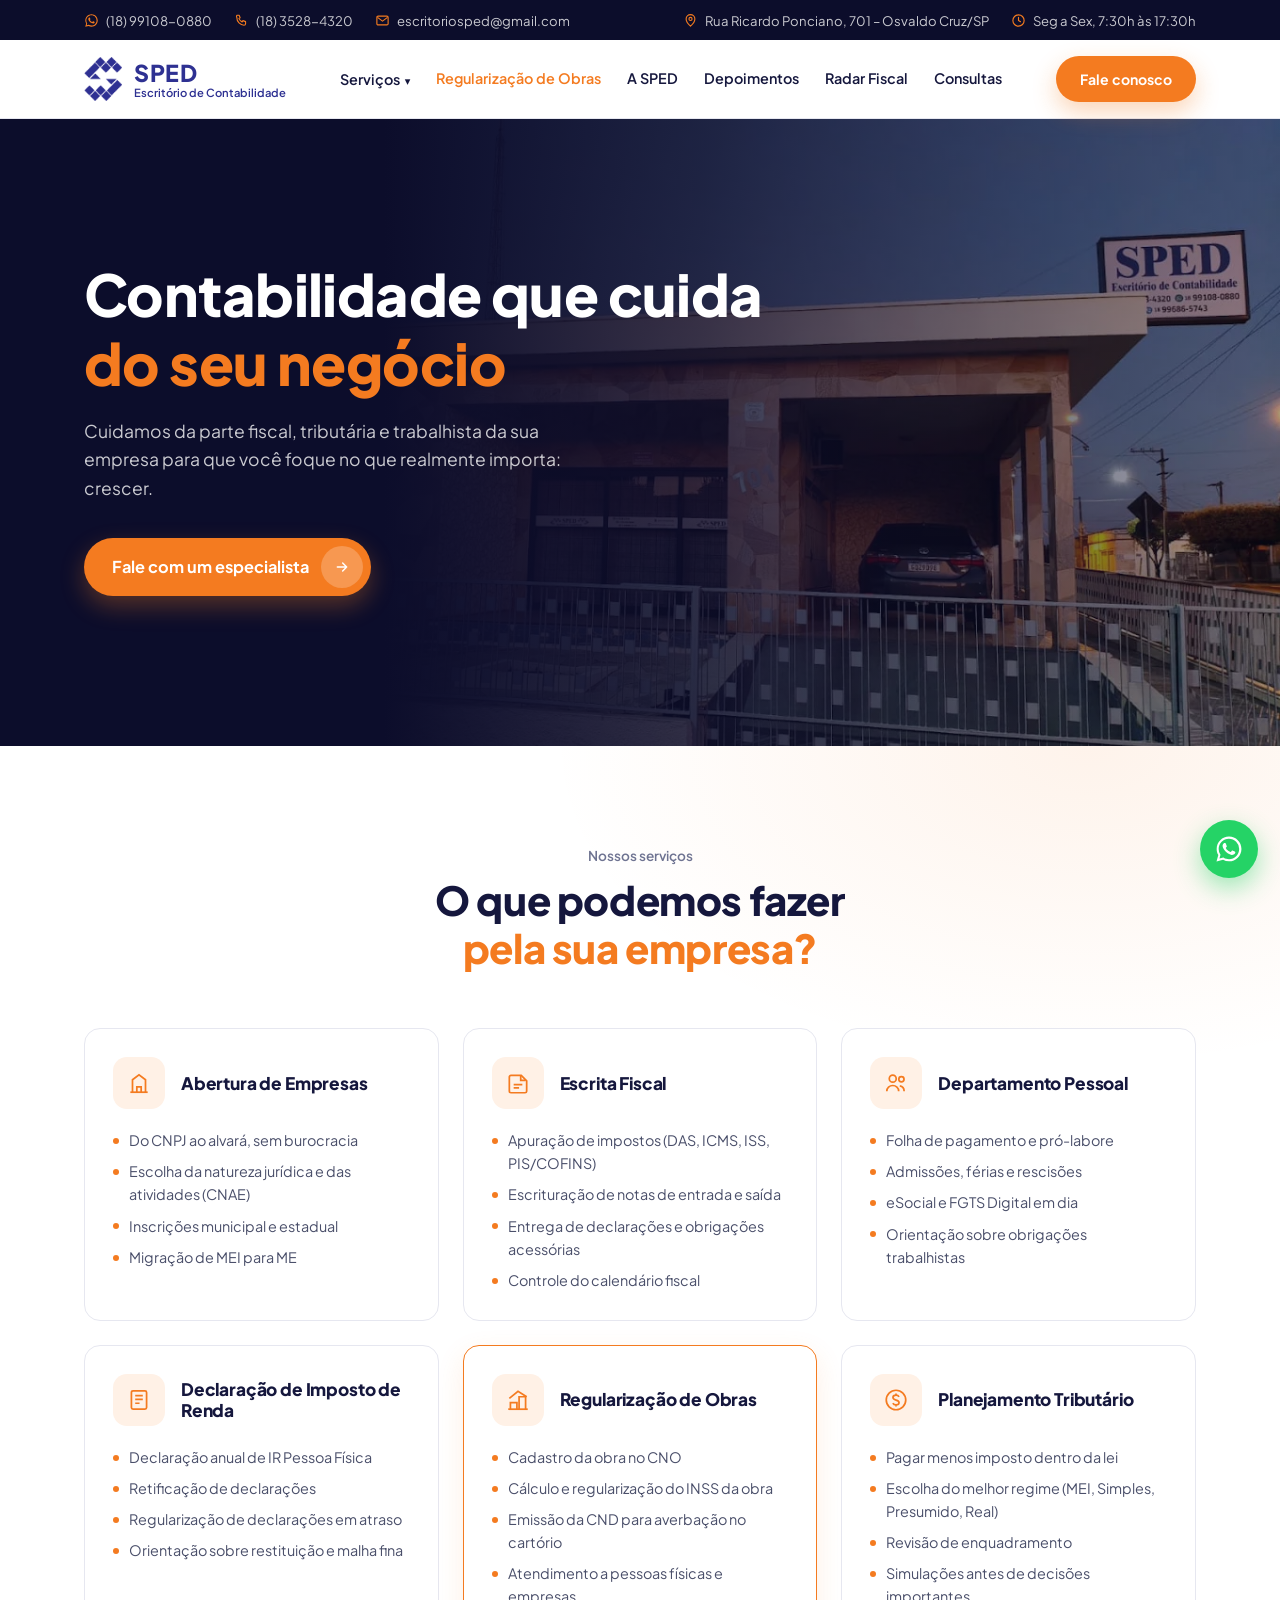
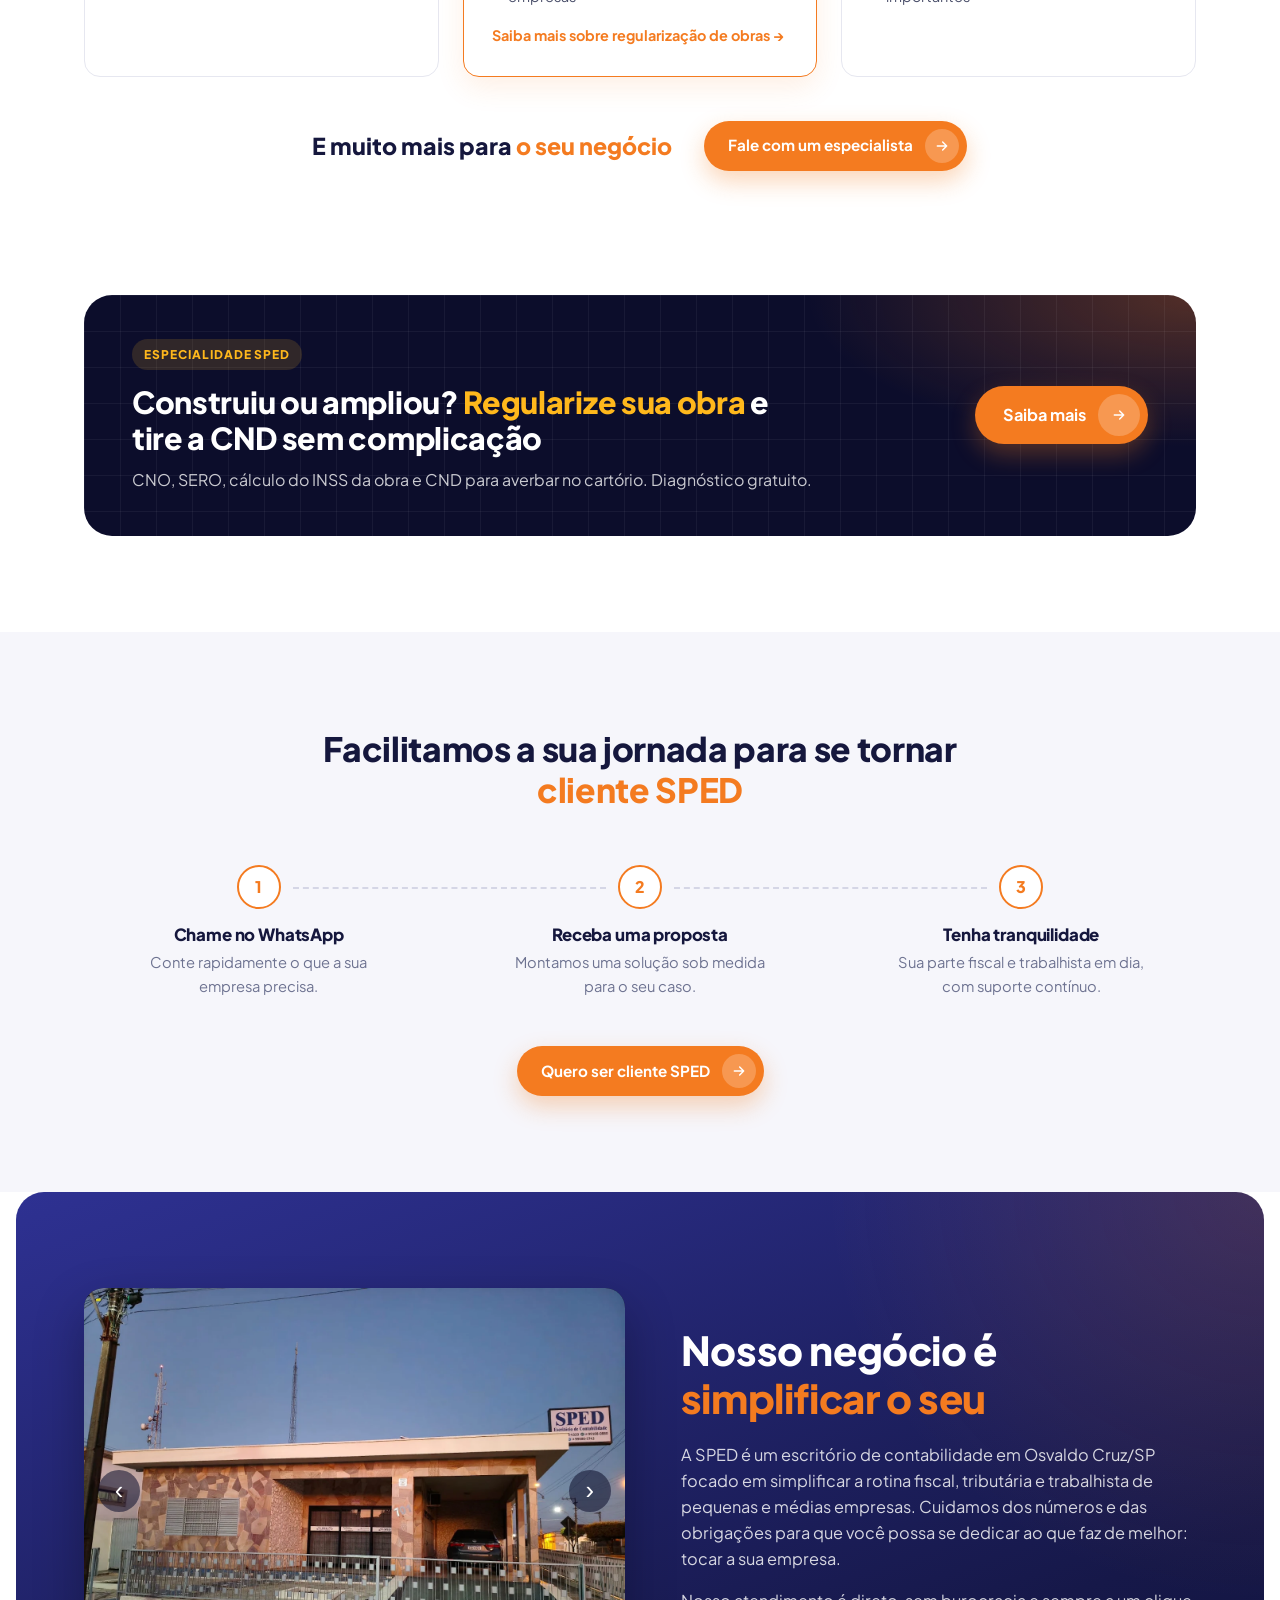
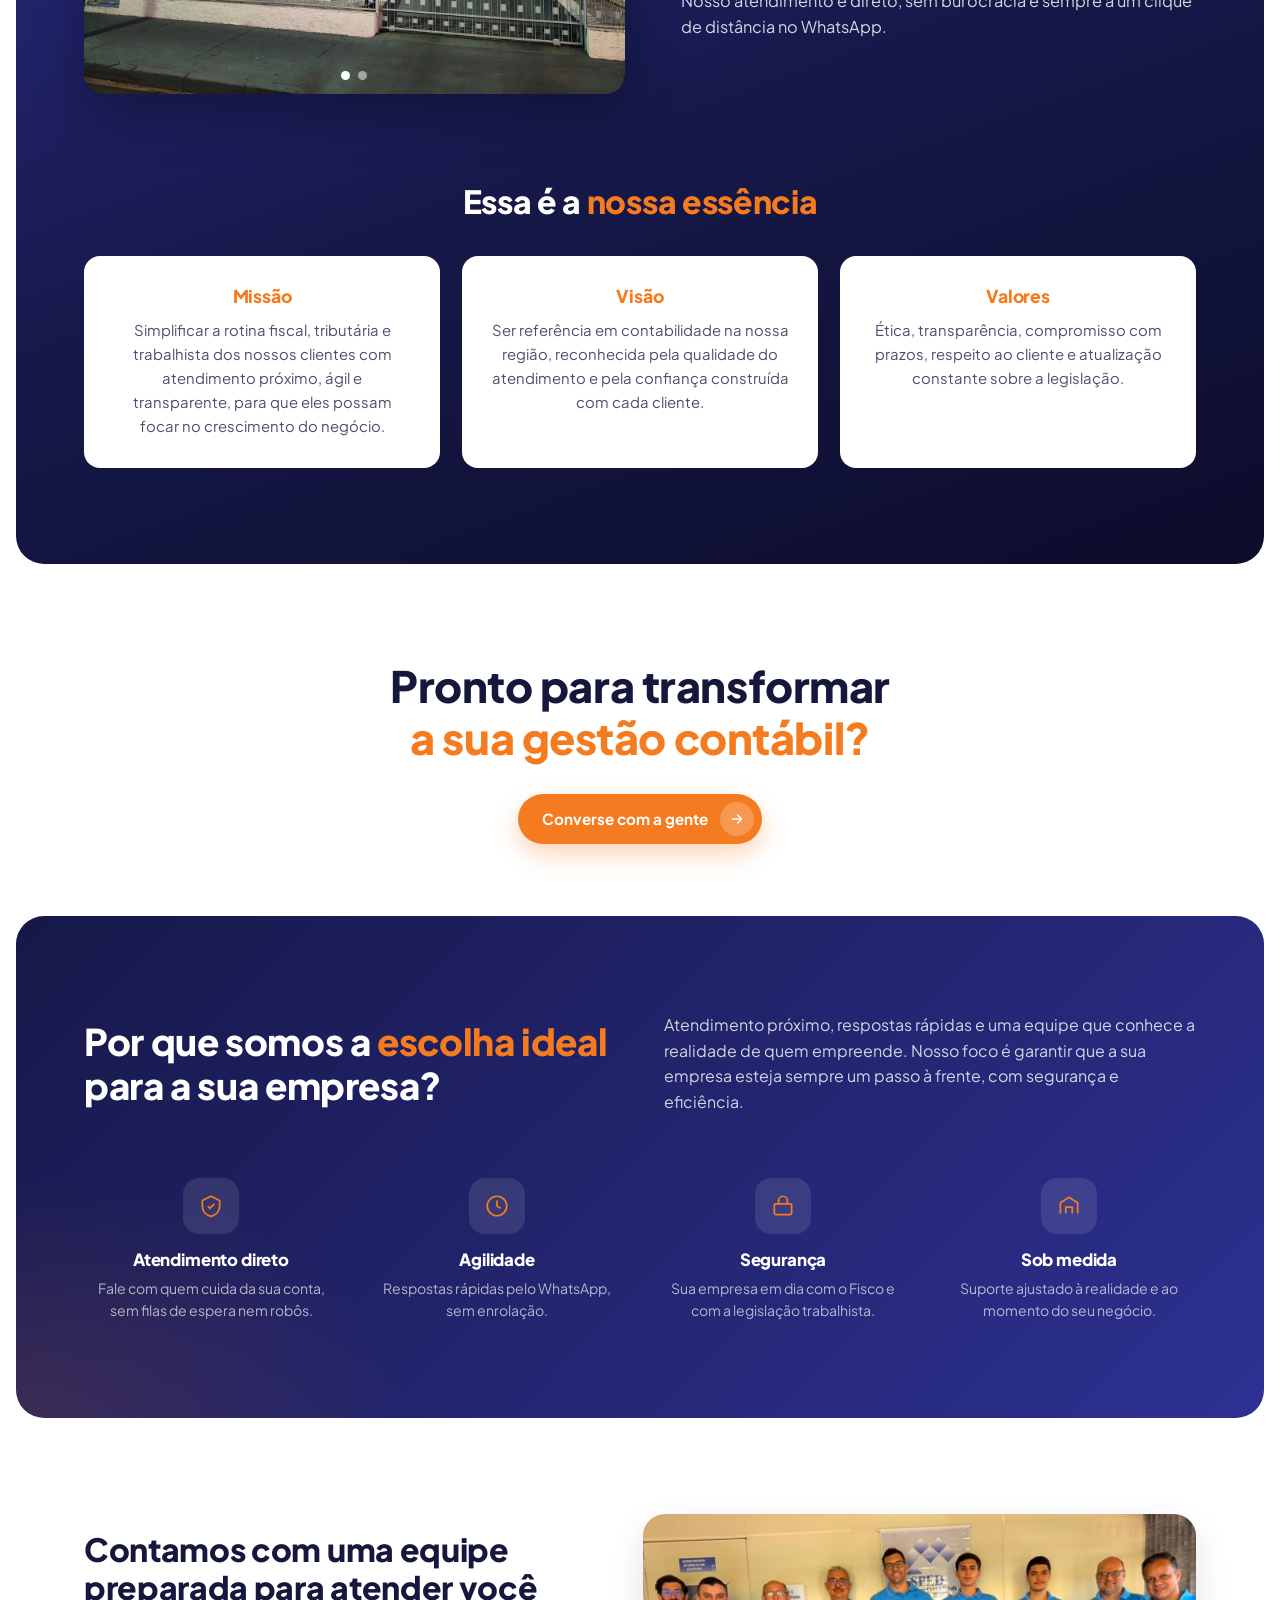
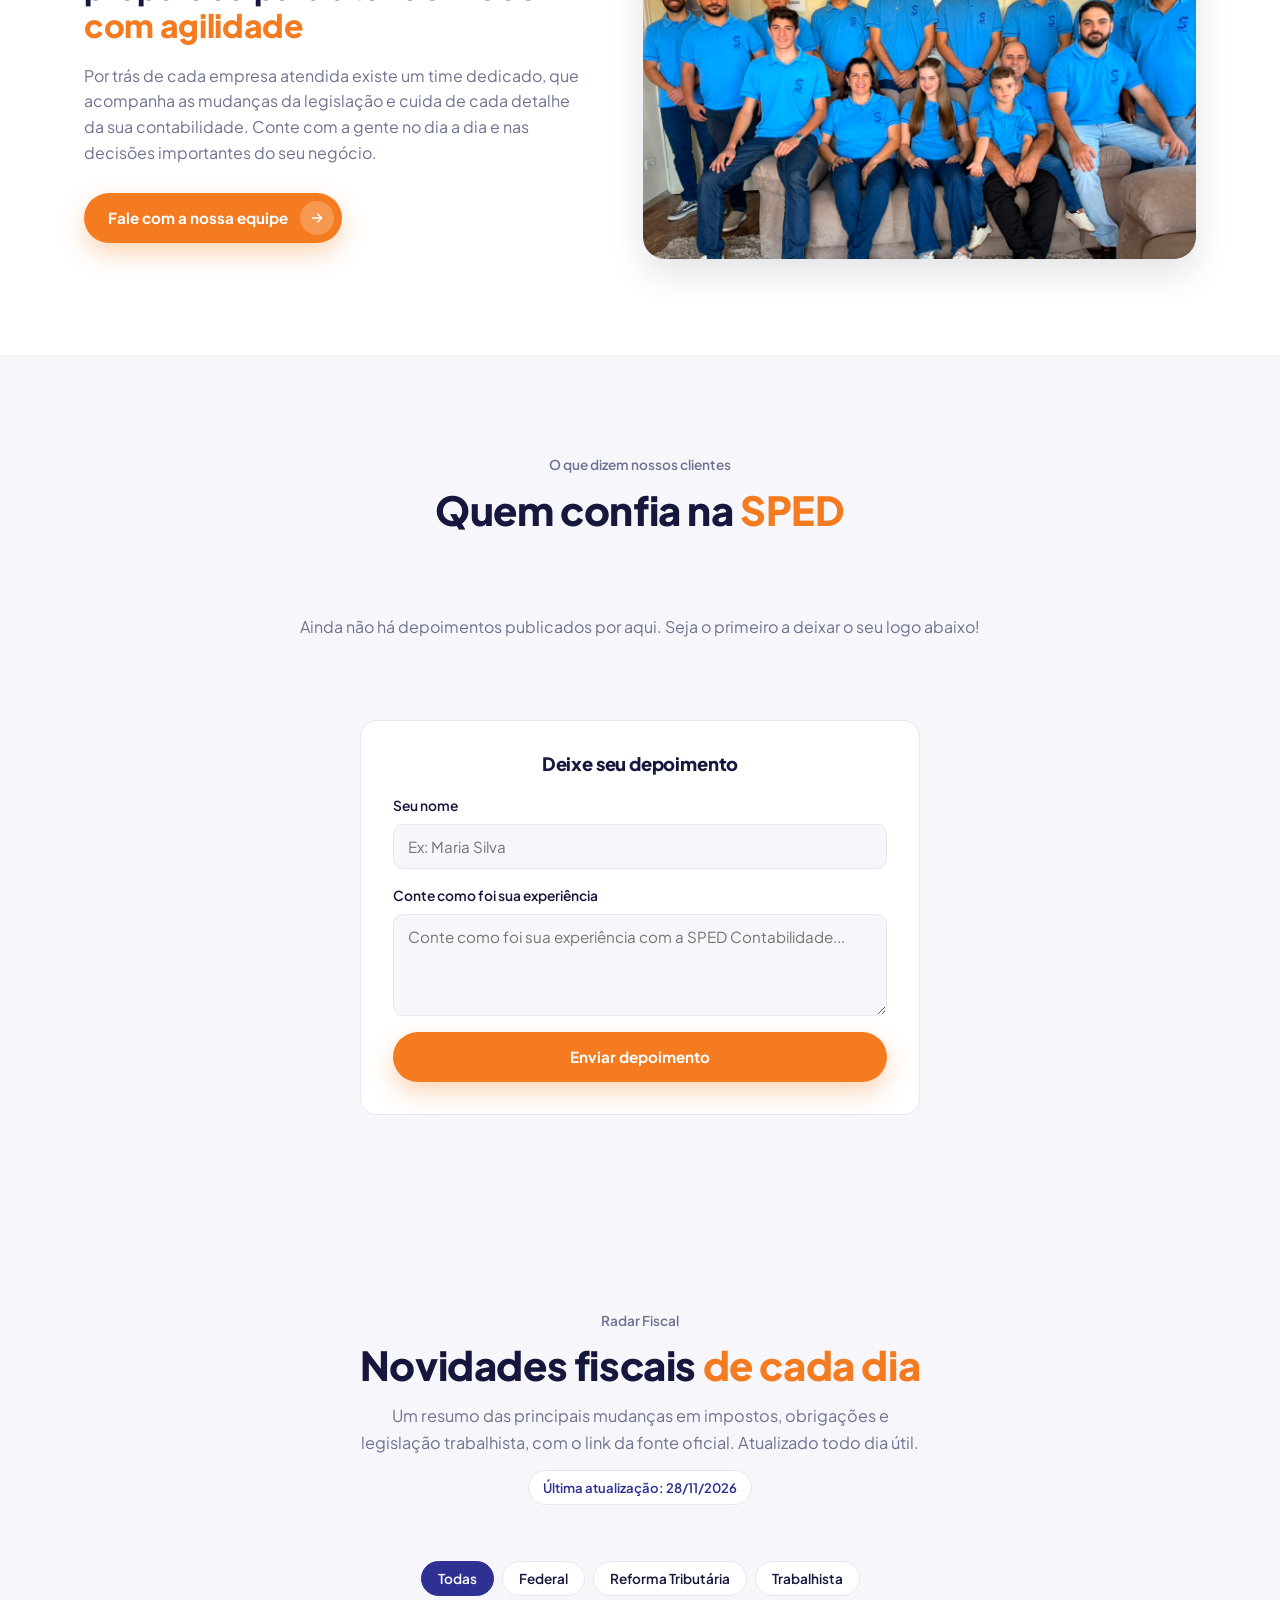
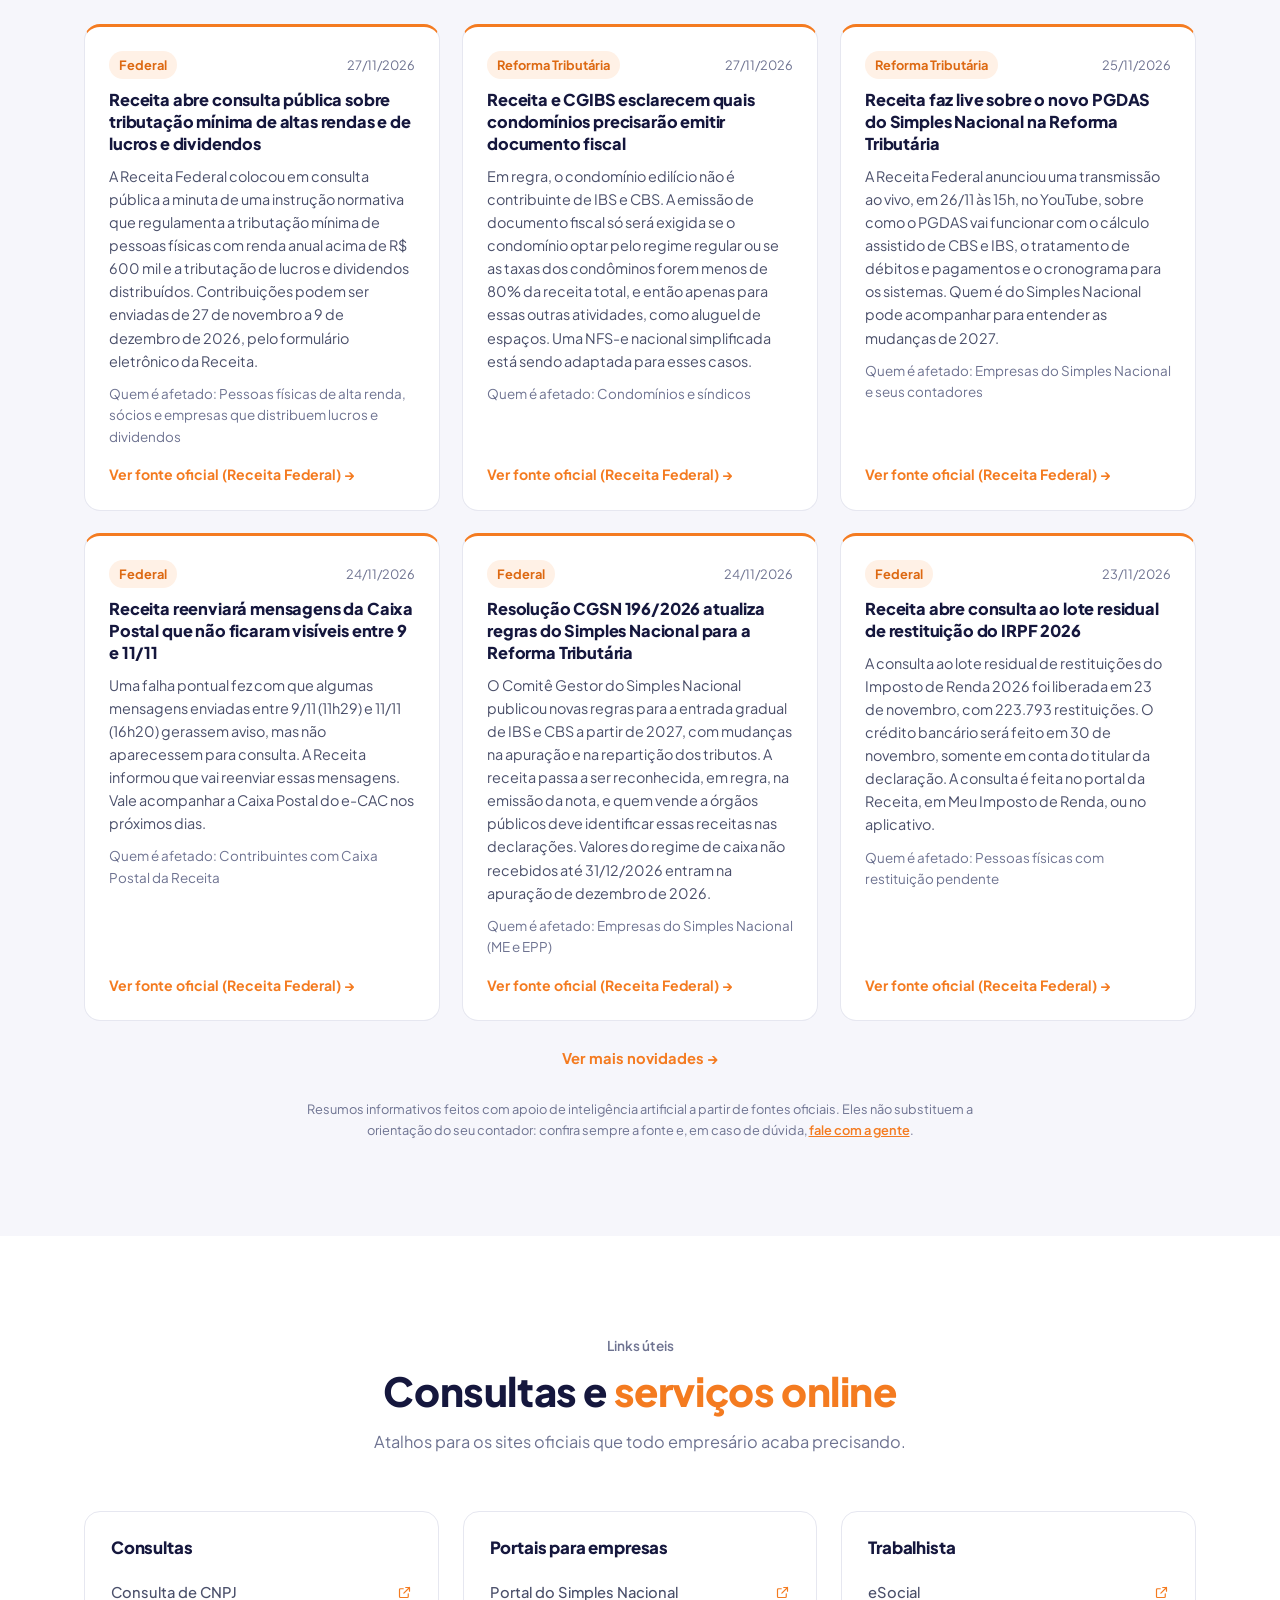
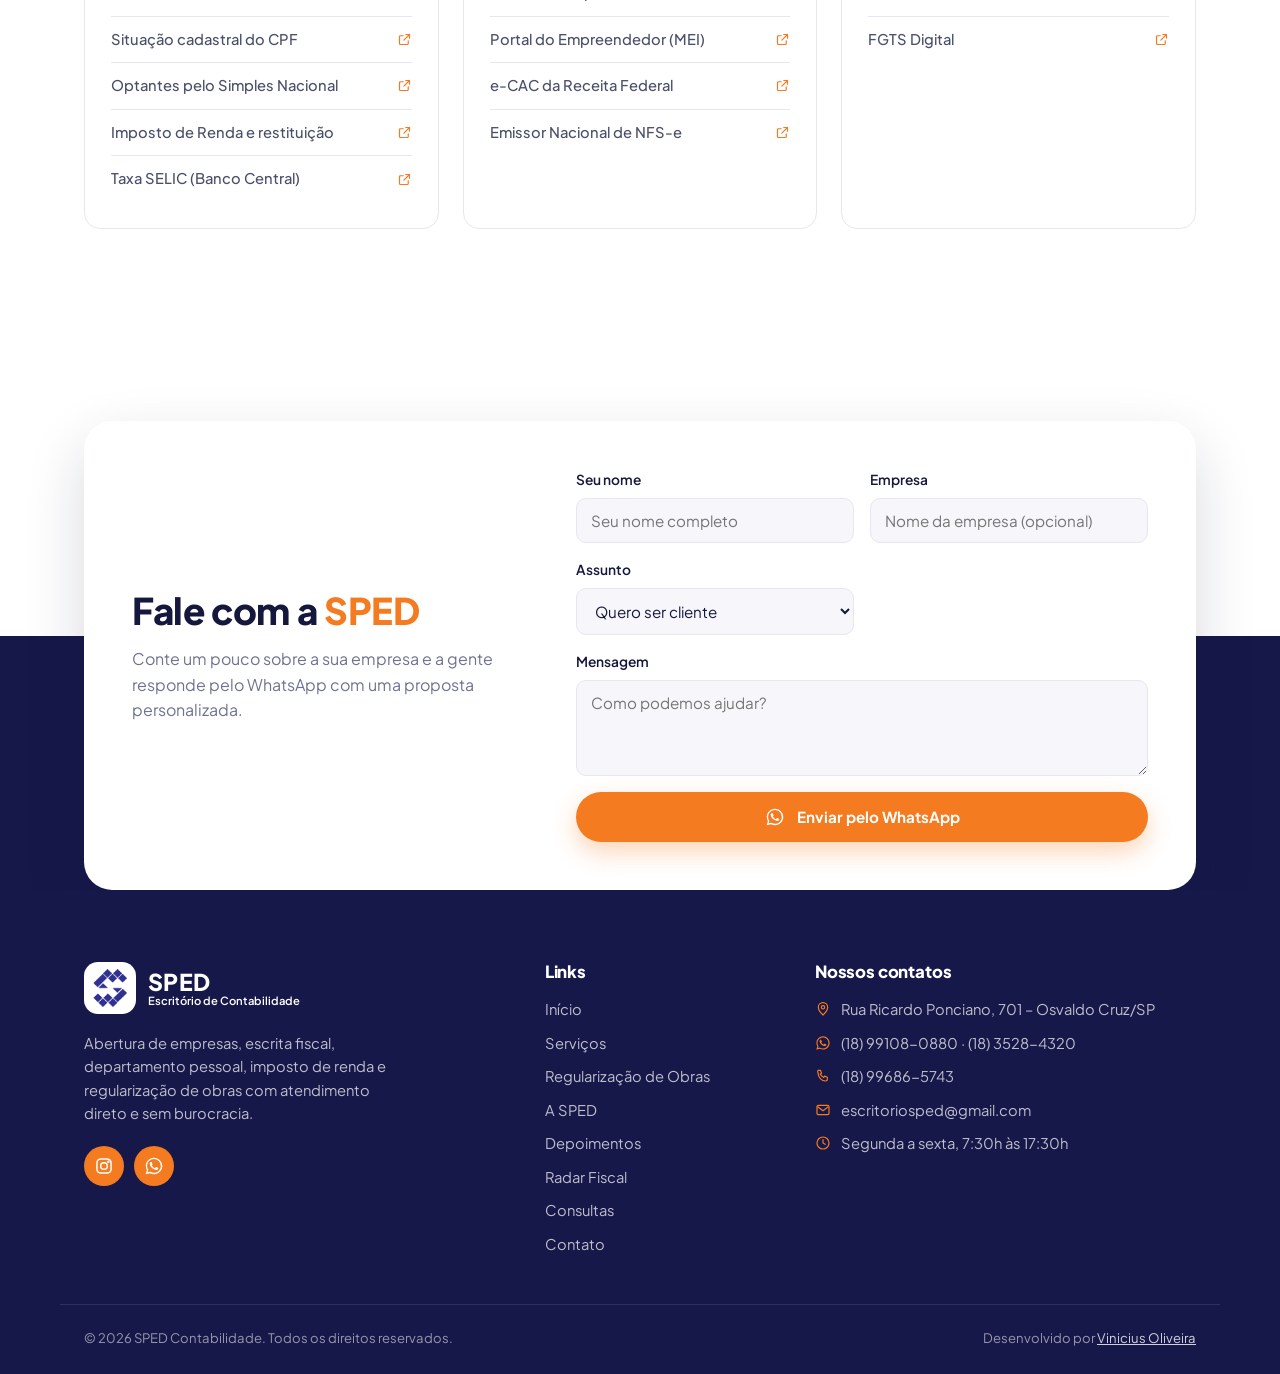
<file: index.html>
<!DOCTYPE html>
<html lang="pt-BR">

<head>
  <meta charset="UTF-8">
  <meta name="viewport" content="width=device-width, initial-scale=1.0">
  <title>SPED Contabilidade | Abertura de Empresas, Escrita Fiscal, DP e Imposto de Renda</title>
  <meta name="description"
    content="SPED Contabilidade: abertura de empresas, escrita fiscal, departamento pessoal, imposto de renda, regularização de obras e planejamento tributário em Osvaldo Cruz/SP, com atendimento direto pelo WhatsApp.">
  <link rel="icon" href="assets/img/favicon.png" type="image/png">
  <link rel="canonical" href="https://spedcontabilidade.com.br/">
  <meta name="robots" content="index, follow">
  <meta property="og:type" content="website">
  <meta property="og:locale" content="pt_BR">
  <meta property="og:site_name" content="SPED Contabilidade">
  <meta property="og:title" content="SPED Contabilidade | Contabilidade em Osvaldo Cruz/SP">
  <meta property="og:description" content="SPED Contabilidade: abertura de empresas, escrita fiscal, departamento pessoal, imposto de renda, regularização de obras e planejamento tributário em Osvaldo Cruz/SP, com atendimento direto pelo WhatsApp.">
  <meta property="og:url" content="https://spedcontabilidade.com.br/">
  <meta property="og:image" content="https://spedcontabilidade.com.br/assets/img/frente-escritorio.png">
  <link rel="preconnect" href="https://fonts.googleapis.com">
  <link rel="preconnect" href="https://fonts.gstatic.com" crossorigin>
  <link href="https://fonts.googleapis.com/css2?family=Plus+Jakarta+Sans:wght@400;500;600;700;800&display=swap"
    rel="stylesheet">
  <link rel="stylesheet" href="css/style.css">
  <script type="application/ld+json">
{
  "@context": "https://schema.org",
  "@type": "FAQPage",
  "mainEntity": [
    {
      "@type": "Question",
      "name": "Quais são os principais prazos fiscais que uma empresa não pode perder?",
      "acceptedAnswer": {
        "@type": "Answer",
        "text": "O DAS do Simples Nacional vence todo dia 20, o FGTS até o dia 7 e a DCTFWeb e o eSocial têm prazos mensais específicos. Perder essas datas gera multa e juros — por isso vale ter um contador acompanhando o calendário fiscal da sua empresa."
      }
    },
    {
      "@type": "Question",
      "name": "Qual a diferença entre MEI, Simples Nacional, Lucro Presumido e Lucro Real?",
      "acceptedAnswer": {
        "@type": "Answer",
        "text": "São regimes tributários com regras e limites de faturamento diferentes. O MEI é para quem fatura até R$ 81 mil por ano; o Simples Nacional atende empresas de menor porte com alíquotas reduzidas; Lucro Presumido e Lucro Real são indicados para empresas maiores. Escolher o enquadramento certo pode representar uma economia real de impostos."
      }
    },
    {
      "@type": "Question",
      "name": "Como organizar o fluxo de caixa da minha empresa?",
      "acceptedAnswer": {
        "@type": "Answer",
        "text": "Separe as contas pessoais das da empresa, registre todas as entradas e saídas diariamente e projete os próximos 30 a 60 dias. Isso evita surpresas no caixa e ajuda a planejar pagamentos e investimentos com mais segurança."
      }
    },
    {
      "@type": "Question",
      "name": "O que acontece se eu atrasar o pagamento do DAS ou de outro imposto?",
      "acceptedAnswer": {
        "@type": "Answer",
        "text": "Incidem multa de mora (que pode chegar a 20% do valor) e juros pela taxa Selic, além do risco de exclusão do Simples Nacional em caso de atrasos recorrentes. Quanto antes regularizar, menor o valor final a pagar."
      }
    },
    {
      "@type": "Question",
      "name": "Preciso de contador mesmo sendo MEI?",
      "acceptedAnswer": {
        "@type": "Answer",
        "text": "Não é obrigatório, mas é altamente recomendado. Um contador ajuda a evitar erros na Declaração Anual do MEI (DASN-SIMEI), identifica o momento certo de migrar para outro regime e evita problemas com o Fisco."
      }
    },
    {
      "@type": "Question",
      "name": "Quando devo entregar a Declaração de Imposto de Renda da minha empresa?",
      "acceptedAnswer": {
        "@type": "Answer",
        "text": "A ECF (Escrituração Contábil Fiscal) geralmente é entregue até o último dia útil de julho do ano seguinte ao ano-calendário. Empresas do Simples Nacional têm declarações próprias com prazos ao longo do ano — o ideal é ter um contador cuidando desse calendário para você."
      }
    }
  ]
}
</script>
  <script type="application/ld+json">
{
  "@context": "https://schema.org",
  "@type": "AccountingService",
  "name": "SPED Contabilidade",
  "url": "https://spedcontabilidade.com.br/",
  "logo": "https://spedcontabilidade.com.br/assets/img/logo-original-transparent.png",
  "image": "https://spedcontabilidade.com.br/assets/img/frente-escritorio.png",
  "telephone": "+55 18 99108-0880",
  "address": {
    "@type": "PostalAddress",
    "streetAddress": "Rua Ricardo Ponciano, 701",
    "addressLocality": "Osvaldo Cruz",
    "addressRegion": "SP",
    "addressCountry": "BR"
  },
  "areaServed": "Osvaldo Cruz/SP e região",
  "openingHoursSpecification": [{
    "@type": "OpeningHoursSpecification",
    "dayOfWeek": ["Monday", "Tuesday", "Wednesday", "Thursday", "Friday"],
    "opens": "07:30",
    "closes": "17:30"
  }],
  "sameAs": ["https://www.instagram.com/sped.contabilidade/"]
}
  </script>
</head>

<body>

  <!-- Ícones reutilizados no site inteiro (<use href="#i-...">) -->
  <svg width="0" height="0" style="position:absolute" aria-hidden="true">
    <symbol id="i-wa" viewBox="0 0 24 24">
      <path fill="currentColor"
        d="M12.04 2C6.58 2 2.13 6.45 2.13 11.91c0 1.75.46 3.46 1.33 4.96L2 22l5.25-1.38a9.9 9.9 0 0 0 4.79 1.22h.01c5.46 0 9.91-4.45 9.91-9.91C21.96 6.45 17.5 2 12.04 2zm0 18.13c-1.5 0-2.97-.4-4.25-1.16l-.3-.18-3.12.82.83-3.04-.2-.31a8.18 8.18 0 0 1-1.26-4.35c0-4.52 3.68-8.2 8.2-8.2 2.19 0 4.25.85 5.8 2.4a8.14 8.14 0 0 1 2.4 5.8c0 4.52-3.68 8.22-8.1 8.22zm4.5-6.14c-.25-.12-1.47-.72-1.7-.8-.23-.09-.4-.12-.56.12-.17.25-.65.8-.8.96-.15.17-.3.19-.55.06-.25-.12-1.06-.39-2.02-1.24-.75-.66-1.25-1.48-1.4-1.73-.15-.25-.02-.38.11-.5.11-.11.25-.3.37-.44.12-.15.16-.25.25-.42.08-.17.04-.31-.02-.44-.06-.12-.56-1.36-.77-1.86-.2-.48-.41-.42-.56-.43h-.48c-.17 0-.44.06-.67.31-.23.25-.87.85-.87 2.08 0 1.23.9 2.42 1.02 2.58.12.17 1.77 2.7 4.29 3.79.6.26 1.07.42 1.43.53.6.19 1.15.16 1.58.1.48-.07 1.47-.6 1.68-1.18.21-.58.21-1.07.15-1.18-.06-.11-.23-.17-.48-.29z" />
    </symbol>
    <symbol id="i-arrow" viewBox="0 0 24 24">
      <path fill="none" stroke="currentColor" stroke-width="2.2" stroke-linecap="round" stroke-linejoin="round"
        d="M5 12h14M13 6l6 6-6 6" />
    </symbol>
    <symbol id="i-phone" viewBox="0 0 24 24">
      <path fill="none" stroke="currentColor" stroke-width="1.8" stroke-linejoin="round"
        d="M5 3.5h3.2l1.6 4.2-2 1.3a11 11 0 0 0 5.2 5.2l1.3-2 4.2 1.6V17a2.5 2.5 0 0 1-2.5 2.5C10 19.5 4.5 14 4.5 7A2.5 2.5 0 0 1 5 3.5Z" />
    </symbol>
    <symbol id="i-mail" viewBox="0 0 24 24">
      <g fill="none" stroke="currentColor" stroke-width="1.8" stroke-linejoin="round">
        <rect x="3" y="5" width="18" height="14" rx="2" />
        <path d="m4 7 8 6 8-6" />
      </g>
    </symbol>
    <symbol id="i-pin" viewBox="0 0 24 24">
      <g fill="none" stroke="currentColor" stroke-width="1.8">
        <path d="M12 21s-7-6.2-7-11.5A7 7 0 0 1 19 9.5C19 14.8 12 21 12 21Z" />
        <circle cx="12" cy="9.5" r="2.5" />
      </g>
    </symbol>
    <symbol id="i-clock" viewBox="0 0 24 24">
      <g fill="none" stroke="currentColor" stroke-width="1.8" stroke-linecap="round">
        <circle cx="12" cy="12" r="9" />
        <path d="M12 7v5l3.2 2" />
      </g>
    </symbol>
    <symbol id="i-insta" viewBox="0 0 24 24">
      <g fill="none" stroke="currentColor" stroke-width="1.8">
        <rect x="3.5" y="3.5" width="17" height="17" rx="5" />
        <circle cx="12" cy="12" r="4" />
        <circle cx="17.2" cy="6.8" r="0.6" fill="currentColor" />
      </g>
    </symbol>
    <symbol id="i-external" viewBox="0 0 24 24">
      <path fill="none" stroke="currentColor" stroke-width="1.9" stroke-linecap="round" stroke-linejoin="round"
        d="M14 4h6v6M20 4l-9 9M18 14v4.5A1.5 1.5 0 0 1 16.5 20h-11A1.5 1.5 0 0 1 4 18.5v-11A1.5 1.5 0 0 1 5.5 6H10" />
    </symbol>
  </svg>

  <!-- BARRA DE CONTATO NO TOPO -->
  <div class="topbar">
    <div class="container topbar-inner">
      <div class="topbar-group">
        <a href="#" data-whatsapp-btn><svg class="ico"><use href="#i-wa" /></svg>(18) 99108-0880</a>
        <a href="tel:+551835284320"><svg class="ico"><use href="#i-phone" /></svg>(18) 3528-4320</a>
        <a href="mailto:escritoriosped@gmail.com" class="topbar-hide-sm"><svg class="ico"><use href="#i-mail" /></svg>escritoriosped@gmail.com</a>
      </div>
      <div class="topbar-group topbar-hide-md">
        <span><svg class="ico"><use href="#i-pin" /></svg>Rua Ricardo Ponciano, 701 – Osvaldo Cruz/SP</span>
        <span><svg class="ico"><use href="#i-clock" /></svg>Seg a Sex, 7:30h às 17:30h</span>
      </div>
    </div>
  </div>

  <header class="site-header" id="header">
    <div class="container header-inner">
      <a href="#topo" class="logo">
        <img src="assets/img/logo-mark-real.png" alt="" class="logo-icon">
        <span class="logo-text-group">
          <span class="logo-title">SPED</span>
          <span class="logo-subtitle">Escritório de Contabilidade</span>
        </span>
      </a>

      <nav class="main-nav" id="main-nav">
        <div class="nav-dropdown">
          <a href="#servicos" class="nav-dropdown-toggle">Serviços <span class="caret" aria-hidden="true">▾</span></a>
          <div class="nav-dropdown-menu">
            <a href="#servico-abertura">Abertura de Empresas</a>
            <a href="#servico-fiscal">Escrita Fiscal</a>
            <a href="#servico-dp">Departamento Pessoal</a>
            <a href="#servico-ir">Declaração de Imposto de Renda</a>
            <a href="obras.html">Regularização de Obras</a>
            <a href="#servico-tributario">Planejamento Tributário</a>
          </div>
        </div>
        <a href="obras.html" class="nav-highlight">Regularização de Obras</a>
        <a href="#sobre">A SPED</a>
        <a href="#depoimentos">Depoimentos</a>
        <a href="#radar">Radar Fiscal</a>
        <a href="#consultas">Consultas</a>
      </nav>

      <a href="#contato" class="btn btn-primary btn-sm btn-header">Fale conosco</a>

      <button class="nav-toggle" id="nav-toggle" aria-label="Abrir menu" aria-expanded="false">
        <span></span><span></span><span></span>
      </button>
    </div>
  </header>

  <main id="topo">

    <!-- HERO -->
    <section class="hero">
      <div class="hero-bg" aria-hidden="true"></div>
      <div class="container hero-inner">
        <h1>Contabilidade que cuida<br><span class="accent">do seu negócio</span></h1>
        <p class="hero-sub">
          Cuidamos da parte fiscal, tributária e trabalhista da sua empresa para que você
          foque no que realmente importa: crescer.
        </p>
        <div class="hero-actions">
          <a href="#" class="btn btn-primary btn-lg" data-whatsapp-btn
            data-message="Olá! Vim pelo site e gostaria de falar com um especialista da SPED Contabilidade.">
            <span>Fale com um especialista</span>
            <span class="btn-arrow"><svg><use href="#i-arrow" /></svg></span>
          </a>
        </div>
      </div>
    </section>

    <!-- SERVIÇOS -->
    <section class="servicos" id="servicos">
      <div class="container">
        <div class="section-head">
          <span class="section-tag">Nossos serviços</span>
          <h2>O que podemos fazer<br><span class="accent">pela sua empresa?</span></h2>
        </div>

        <div class="cards-grid">

          <article class="card" id="servico-abertura">
            <div class="card-top">
              <div class="card-icon">
                <svg viewBox="0 0 24 24" fill="none" stroke="currentColor" stroke-width="1.6" aria-hidden="true">
                  <path d="M4 20.5h16" />
                  <path d="M6 20.5V9l6-4.5 6 4.5v11.5" />
                  <path d="M10 20.5v-5h4v5" />
                </svg>
              </div>
              <h3>Abertura de Empresas</h3>
            </div>
            <ul class="card-list">
              <li>Do CNPJ ao alvará, sem burocracia</li>
              <li>Escolha da natureza jurídica e das atividades (CNAE)</li>
              <li>Inscrições municipal e estadual</li>
              <li>Migração de MEI para ME</li>
            </ul>
          </article>

          <article class="card" id="servico-fiscal">
            <div class="card-top">
              <div class="card-icon">
                <svg viewBox="0 0 24 24" fill="none" stroke="currentColor" stroke-width="1.6" aria-hidden="true">
                  <path
                    d="M4 19.5V6.5a1.5 1.5 0 0 1 1.5-1.5H15l5 5v9.5a1.5 1.5 0 0 1-1.5 1.5h-13A1.5 1.5 0 0 1 4 19.5Z" />
                  <path d="M14.5 5v4.5H19" />
                  <path d="M8 13.5h8M8 16.5h5" />
                </svg>
              </div>
              <h3>Escrita Fiscal</h3>
            </div>
            <ul class="card-list">
              <li>Apuração de impostos (DAS, ICMS, ISS, PIS/COFINS)</li>
              <li>Escrituração de notas de entrada e saída</li>
              <li>Entrega de declarações e obrigações acessórias</li>
              <li>Controle do calendário fiscal</li>
            </ul>
          </article>

          <article class="card" id="servico-dp">
            <div class="card-top">
              <div class="card-icon">
                <svg viewBox="0 0 24 24" fill="none" stroke="currentColor" stroke-width="1.6" aria-hidden="true">
                  <circle cx="9" cy="8" r="3.2" />
                  <path d="M3.5 19.5c0-3 2.5-5.2 5.5-5.2s5.5 2.2 5.5 5.2" />
                  <circle cx="17" cy="8.5" r="2.4" />
                  <path d="M15.5 14.6c2.4.4 4 2.4 4 4.9" />
                </svg>
              </div>
              <h3>Departamento Pessoal</h3>
            </div>
            <ul class="card-list">
              <li>Folha de pagamento e pró-labore</li>
              <li>Admissões, férias e rescisões</li>
              <li>eSocial e FGTS Digital em dia</li>
              <li>Orientação sobre obrigações trabalhistas</li>
            </ul>
          </article>

          <article class="card" id="servico-ir">
            <div class="card-top">
              <div class="card-icon">
                <svg viewBox="0 0 24 24" fill="none" stroke="currentColor" stroke-width="1.6" aria-hidden="true">
                  <rect x="5" y="3.5" width="14" height="17" rx="1.5" />
                  <path d="M8.5 8h7M8.5 11.5h7M8.5 15h4" />
                </svg>
              </div>
              <h3>Declaração de Imposto de Renda</h3>
            </div>
            <ul class="card-list">
              <li>Declaração anual de IR Pessoa Física</li>
              <li>Retificação de declarações</li>
              <li>Regularização de declarações em atraso</li>
              <li>Orientação sobre restituição e malha fina</li>
            </ul>
          </article>

          <article class="card card-featured" id="servico-obras">
            <div class="card-top">
              <div class="card-icon">
                <svg viewBox="0 0 24 24" fill="none" stroke="currentColor" stroke-width="1.6" aria-hidden="true">
                  <path d="M3 20.5h18" />
                  <path d="M5 20.5v-6h6v6M13 20.5V9h6v11.5" />
                  <path d="M4 10.5 12 4l8 5" />
                </svg>
              </div>
              <h3>Regularização de Obras</h3>
            </div>
            <ul class="card-list">
              <li>Cadastro da obra no CNO</li>
              <li>Cálculo e regularização do INSS da obra</li>
              <li>Emissão da CND para averbação no cartório</li>
              <li>Atendimento a pessoas físicas e empresas</li>
            </ul>
            <a href="obras.html" class="card-more">Saiba mais sobre regularização de obras →</a>
          </article>

          <article class="card" id="servico-tributario">
            <div class="card-top">
              <div class="card-icon">
                <svg viewBox="0 0 24 24" fill="none" stroke="currentColor" stroke-width="1.6" aria-hidden="true">
                  <circle cx="12" cy="12" r="9" />
                  <path d="M14.8 9.2c-.5-1-1.6-1.6-2.8-1.6-1.6 0-2.8.9-2.8 2.2 0 3 5.6 1.6 5.6 4.5 0 1.3-1.2 2.2-2.8 2.2-1.3 0-2.4-.6-2.9-1.7M12 6v1.6M12 16.4V18" />
                </svg>
              </div>
              <h3>Planejamento Tributário</h3>
            </div>
            <ul class="card-list">
              <li>Pagar menos imposto dentro da lei</li>
              <li>Escolha do melhor regime (MEI, Simples, Presumido, Real)</li>
              <li>Revisão de enquadramento</li>
              <li>Simulações antes de decisões importantes</li>
            </ul>
          </article>

          <article class="card card-cta">
            <p class="card-cta-title">E muito mais para <span class="accent">o seu negócio</span></p>
            <a href="#" class="btn btn-primary" data-whatsapp-btn
              data-message="Olá! Gostaria de saber quais serviços a SPED Contabilidade pode oferecer para a minha empresa.">
              <span>Fale com um especialista</span>
              <span class="btn-arrow"><svg><use href="#i-arrow" /></svg></span>
            </a>
          </article>

        </div>
      </div>
    </section>

    <!-- DESTAQUE: REGULARIZAÇÃO DE OBRAS -->
    <section class="obras-destaque">
      <div class="container">
        <a href="obras.html" class="obras-banner">
          <div class="obras-banner-text">
            <span class="obras-banner-tag">Especialidade SPED</span>
            <h2>Construiu ou ampliou? <span>Regularize sua obra</span> e tire a CND sem complicação</h2>
            <p>CNO, SERO, cálculo do INSS da obra e CND para averbar no cartório. Diagnóstico gratuito.</p>
          </div>
          <span class="btn btn-primary btn-lg">
            <span>Saiba mais</span>
            <span class="btn-arrow"><svg><use href="#i-arrow" /></svg></span>
          </span>
        </a>
      </div>
    </section>

    <!-- JORNADA -->
    <section class="jornada">
      <div class="container">
        <h2>Facilitamos a sua jornada para se tornar <span class="accent">cliente SPED</span></h2>

        <ol class="jornada-steps">
          <li>
            <span class="step-num">1</span>
            <h3>Chame no WhatsApp</h3>
            <p>Conte rapidamente o que a sua empresa precisa.</p>
          </li>
          <li>
            <span class="step-num">2</span>
            <h3>Receba uma proposta</h3>
            <p>Montamos uma solução sob medida para o seu caso.</p>
          </li>
          <li>
            <span class="step-num">3</span>
            <h3>Tenha tranquilidade</h3>
            <p>Sua parte fiscal e trabalhista em dia, com suporte contínuo.</p>
          </li>
        </ol>

        <a href="#" class="btn btn-primary" data-whatsapp-btn
          data-message="Olá! Quero ser cliente da SPED Contabilidade. Como funciona?">
          <span>Quero ser cliente SPED</span>
          <span class="btn-arrow"><svg><use href="#i-arrow" /></svg></span>
        </a>
      </div>
    </section>

    <!-- SOBRE + MISSÃO, VISÃO E VALORES -->
    <section class="sobre" id="sobre">
      <div class="container">
        <div class="sobre-inner">
          <div class="carrossel" id="carrossel">
            <div class="carrossel-track" id="carrossel-track">
              <div class="carrossel-slide">
                <img src="assets/img/frente-escritorio.png" alt="Fachada do escritório SPED Contabilidade"
                  loading="lazy">
              </div>
              <div class="carrossel-slide">
                <img src="assets/img/banner-vertical.png" alt="Banner da SPED Contabilidade na recepção"
                  loading="lazy">
              </div>
            </div>

            <button class="carrossel-btn carrossel-prev" id="carrossel-prev" aria-label="Foto anterior">‹</button>
            <button class="carrossel-btn carrossel-next" id="carrossel-next" aria-label="Próxima foto">›</button>

            <div class="carrossel-dots" id="carrossel-dots">
              <button class="carrossel-dot active" data-index="0" aria-label="Ir para foto 1"></button>
              <button class="carrossel-dot" data-index="1" aria-label="Ir para foto 2"></button>
            </div>
          </div>

          <div class="sobre-text">
            <h2>Nosso negócio é <span class="accent">simplificar o seu</span></h2>
            <p>
              A SPED é um escritório de contabilidade em Osvaldo Cruz/SP focado em simplificar a rotina fiscal,
              tributária e trabalhista de pequenas e médias empresas. Cuidamos dos números e das obrigações para que
              você possa se dedicar ao que faz de melhor: tocar a sua empresa.
            </p>
            <p>
              Nosso atendimento é direto, sem burocracia e sempre a um clique de distância no WhatsApp.
            </p>
          </div>
        </div>

        <h2 class="essencia-title">Essa é a <span class="accent">nossa essência</span></h2>

        <div class="essencia-grid">
          <article class="essencia-card">
            <h3>Missão</h3>
            <p>Simplificar a rotina fiscal, tributária e trabalhista dos nossos clientes com atendimento próximo,
              ágil e transparente, para que eles possam focar no crescimento do negócio.</p>
          </article>
          <article class="essencia-card">
            <h3>Visão</h3>
            <p>Ser referência em contabilidade na nossa região, reconhecida pela qualidade do atendimento e pela
              confiança construída com cada cliente.</p>
          </article>
          <article class="essencia-card">
            <h3>Valores</h3>
            <p>Ética, transparência, compromisso com prazos, respeito ao cliente e atualização constante sobre a
              legislação.</p>
          </article>
        </div>
      </div>
    </section>

    <!-- CTA INTERMEDIÁRIO -->
    <section class="cta-meio">
      <div class="container">
        <h2>Pronto para transformar<br><span class="accent">a sua gestão contábil?</span></h2>
        <a href="#" class="btn btn-primary" data-whatsapp-btn
          data-message="Olá! Quero organizar a contabilidade da minha empresa com a SPED.">
          <span>Converse com a gente</span>
          <span class="btn-arrow"><svg><use href="#i-arrow" /></svg></span>
        </a>
      </div>
    </section>

    <!-- DIFERENCIAIS -->
    <section class="diferenciais" id="diferenciais">
      <div class="container">
        <div class="diferenciais-head">
          <h2>Por que somos a <span class="accent">escolha ideal</span> para a sua empresa?</h2>
          <p>Atendimento próximo, respostas rápidas e uma equipe que conhece a realidade de quem empreende.
            Nosso foco é garantir que a sua empresa esteja sempre um passo à frente, com segurança e eficiência.</p>
        </div>

        <div class="diff-grid">
          <div class="diff-item">
            <div class="diff-icon">
              <svg viewBox="0 0 24 24" fill="none" stroke="currentColor" stroke-width="1.6">
                <path d="M12 3l8 4v5c0 5-3.5 8.5-8 9.5-4.5-1-8-4.5-8-9.5V7l8-4Z" />
                <path d="M9 12.2l2 2 4-4.2" />
              </svg>
            </div>
            <h3>Atendimento direto</h3>
            <p>Fale com quem cuida da sua conta, sem filas de espera nem robôs.</p>
          </div>

          <div class="diff-item">
            <div class="diff-icon">
              <svg viewBox="0 0 24 24" fill="none" stroke="currentColor" stroke-width="1.6">
                <circle cx="12" cy="12" r="9" />
                <path d="M12 7v5l3.2 2" />
              </svg>
            </div>
            <h3>Agilidade</h3>
            <p>Respostas rápidas pelo WhatsApp, sem enrolação.</p>
          </div>

          <div class="diff-item">
            <div class="diff-icon">
              <svg viewBox="0 0 24 24" fill="none" stroke="currentColor" stroke-width="1.6">
                <rect x="4" y="10" width="16" height="10" rx="1.5" />
                <path d="M8 10V7a4 4 0 0 1 8 0v3" />
              </svg>
            </div>
            <h3>Segurança</h3>
            <p>Sua empresa em dia com o Fisco e com a legislação trabalhista.</p>
          </div>

          <div class="diff-item">
            <div class="diff-icon">
              <svg viewBox="0 0 24 24" fill="none" stroke="currentColor" stroke-width="1.6">
                <path d="M4 19V9l8-5 8 5v10" />
                <path d="M9 19v-6h6v6" />
              </svg>
            </div>
            <h3>Sob medida</h3>
            <p>Suporte ajustado à realidade e ao momento do seu negócio.</p>
          </div>
        </div>
      </div>
    </section>

    <!-- EQUIPE -->
    <section class="equipe" id="equipe">
      <div class="container equipe-inner">
        <div class="equipe-text">
          <h2>Contamos com uma equipe preparada para atender você <span class="accent">com agilidade</span></h2>
          <p>
            Por trás de cada empresa atendida existe um time dedicado, que acompanha as mudanças da legislação
            e cuida de cada detalhe da sua contabilidade. Conte com a gente no dia a dia e nas decisões
            importantes do seu negócio.
          </p>
          <a href="#" class="btn btn-primary" data-whatsapp-btn
            data-message="Olá! Gostaria de conversar com a equipe da SPED Contabilidade.">
            <span>Fale com a nossa equipe</span>
            <span class="btn-arrow"><svg><use href="#i-arrow" /></svg></span>
          </a>
        </div>
        <div class="equipe-photo">
          <img src="assets/img/nosso-time.jpg" alt="Equipe da SPED Contabilidade" loading="lazy">
        </div>
      </div>
    </section>

    <!-- DEPOIMENTOS -->
    <section class="depoimentos" id="depoimentos">
      <div class="container">
        <div class="section-head">
          <span class="section-tag">O que dizem nossos clientes</span>
          <h2>Quem confia na <span class="accent">SPED</span></h2>
        </div>

        <div class="depoimentos-grid" id="depoimentos-grid">
          <p class="depoimentos-empty" id="depoimentos-empty">Ainda não há depoimentos publicados por aqui. Seja o
            primeiro a deixar o seu logo abaixo!</p>
        </div>

        <button type="button" class="link-more depoimentos-ver-mais" id="depoimentos-ver-mais" hidden>Ver mais
          depoimentos →</button>

        <div class="depoimento-form-box">
          <h3>Deixe seu depoimento</h3>
          <form id="depoimento-form" class="depoimento-form">
            <div class="field">
              <label for="depoimento-nome">Seu nome</label>
              <input type="text" id="depoimento-nome" placeholder="Ex: Maria Silva" required>
            </div>
            <div class="field">
              <label for="depoimento-texto">Conte como foi sua experiência</label>
              <textarea id="depoimento-texto" rows="4"
                placeholder="Conte como foi sua experiência com a SPED Contabilidade..." required></textarea>
            </div>
            <button type="submit" class="btn btn-primary btn-block">Enviar depoimento</button>
          </form>
          <p class="form-status" id="depoimento-form-status" hidden>Obrigado! Seu depoimento foi enviado.</p>
        </div>
      </div>
    </section>

    <!-- RADAR FISCAL (conteúdo vem de data/radar.json, atualizado por rotina diária) -->
    <section class="radar" id="radar">
      <div class="container">
        <div class="section-head">
          <span class="section-tag">Radar Fiscal</span>
          <h2>Novidades fiscais <span class="accent">de cada dia</span></h2>
          <p class="section-sub">Um resumo das principais mudanças em impostos, obrigações e legislação trabalhista,
            com o link da fonte oficial. Atualizado todo dia útil.</p>
          <p class="radar-updated" id="radar-updated" hidden></p>
        </div>

        <div class="radar-filtros" id="radar-filtros" hidden></div>

        <div class="radar-grid" id="radar-grid">
          <p class="radar-empty" id="radar-empty">O Radar Fiscal está sendo preparado. Volte em breve para ver as
            novidades do dia.</p>
        </div>

        <button type="button" class="link-more" id="radar-ver-mais" hidden>Ver mais novidades →</button>

        <p class="radar-aviso">Resumos informativos feitos com apoio de inteligência artificial a partir de fontes
          oficiais. Eles não substituem a orientação do seu contador: confira sempre a fonte e, em caso de dúvida,
          <a href="#" data-whatsapp-btn data-message="Olá! Vi uma novidade no Radar Fiscal do site e queria tirar uma dúvida.">fale com a gente</a>.</p>
      </div>
    </section>

    <!-- LINKS ÚTEIS E CONSULTAS -->
    <section class="consultas" id="consultas">
      <div class="container">
        <div class="section-head">
          <span class="section-tag">Links úteis</span>
          <h2>Consultas e <span class="accent">serviços online</span></h2>
          <p class="section-sub">Atalhos para os sites oficiais que todo empresário acaba precisando.</p>
        </div>

        <div class="consultas-grid">
          <div class="consultas-col">
            <h3>Consultas</h3>
            <a href="https://solucoes.receita.fazenda.gov.br/Servicos/cnpjreva/Cnpjreva_Solicitacao.asp" target="_blank" rel="noopener noreferrer">Consulta de CNPJ<svg class="ico"><use href="#i-external" /></svg></a>
            <a href="https://servicos.receita.fazenda.gov.br/servicos/cpf/consultasituacao/consultapublica.asp" target="_blank" rel="noopener noreferrer">Situação cadastral do CPF<svg class="ico"><use href="#i-external" /></svg></a>
            <a href="https://consopt.www8.receita.fazenda.gov.br/consultaoptantes" target="_blank" rel="noopener noreferrer">Optantes pelo Simples Nacional<svg class="ico"><use href="#i-external" /></svg></a>
            <a href="https://www.gov.br/receitafederal/pt-br/assuntos/meu-imposto-de-renda" target="_blank" rel="noopener noreferrer">Imposto de Renda e restituição<svg class="ico"><use href="#i-external" /></svg></a>
            <a href="https://www.bcb.gov.br/controleinflacao/taxaselic" target="_blank" rel="noopener noreferrer">Taxa SELIC (Banco Central)<svg class="ico"><use href="#i-external" /></svg></a>
          </div>

          <div class="consultas-col">
            <h3>Portais para empresas</h3>
            <a href="https://www8.receita.fazenda.gov.br/SimplesNacional/" target="_blank" rel="noopener noreferrer">Portal do Simples Nacional<svg class="ico"><use href="#i-external" /></svg></a>
            <a href="https://www.gov.br/empresas-e-negocios/pt-br/empreendedor" target="_blank" rel="noopener noreferrer">Portal do Empreendedor (MEI)<svg class="ico"><use href="#i-external" /></svg></a>
            <a href="https://cav.receita.fazenda.gov.br/autenticacao/login" target="_blank" rel="noopener noreferrer">e-CAC da Receita Federal<svg class="ico"><use href="#i-external" /></svg></a>
            <a href="https://www.nfse.gov.br/EmissorNacional" target="_blank" rel="noopener noreferrer">Emissor Nacional de NFS-e<svg class="ico"><use href="#i-external" /></svg></a>
          </div>

          <div class="consultas-col">
            <h3>Trabalhista</h3>
            <a href="https://www.gov.br/esocial/pt-br" target="_blank" rel="noopener noreferrer">eSocial<svg class="ico"><use href="#i-external" /></svg></a>
            <a href="https://fgtsdigital.sistema.gov.br/" target="_blank" rel="noopener noreferrer">FGTS Digital<svg class="ico"><use href="#i-external" /></svg></a>
          </div>
        </div>
      </div>
    </section>


    <!-- CONTATO -->
    <section class="contato" id="contato">
      <div class="container">
        <div class="contato-box">
          <div class="contato-text">
            <h2>Fale com a <span class="accent">SPED</span></h2>
            <p>Conte um pouco sobre a sua empresa e a gente responde pelo WhatsApp com uma proposta
              personalizada.</p>
          </div>
          <form class="contato-form" id="contato-form">
            <div class="field">
              <label for="contato-nome">Seu nome</label>
              <input type="text" id="contato-nome" placeholder="Seu nome completo" required>
            </div>
            <div class="field">
              <label for="contato-empresa">Empresa</label>
              <input type="text" id="contato-empresa" placeholder="Nome da empresa (opcional)">
            </div>
            <div class="field">
              <label for="contato-servico">Assunto</label>
              <select id="contato-servico">
                <option>Quero ser cliente</option>
                <option>Abertura de empresa</option>
                <option>Escrita Fiscal</option>
                <option>Departamento Pessoal</option>
                <option>Declaração de Imposto de Renda</option>
                <option>Regularização de obra</option>
                <option>Planejamento tributário</option>
                <option>Outro assunto</option>
              </select>
            </div>
            <div class="field field-full">
              <label for="contato-mensagem">Mensagem</label>
              <textarea id="contato-mensagem" rows="3" placeholder="Como podemos ajudar?"></textarea>
            </div>
            <button type="submit" class="btn btn-primary field-full">
              <svg class="icon-wa"><use href="#i-wa" /></svg>
              <span>Enviar pelo WhatsApp</span>
            </button>
          </form>
        </div>
      </div>
    </section>

  </main>

  <footer class="site-footer">
    <div class="container footer-inner">
      <div class="footer-brand">
        <a href="#topo" class="logo logo-light">
          <span class="logo-badge"><img src="assets/img/logo-mark-real.png" alt="" class="logo-icon"></span>
          <span class="logo-text-group">
            <span class="logo-title">SPED</span>
            <span class="logo-subtitle">Escritório de Contabilidade</span>
          </span>
        </a>
        <p>Abertura de empresas, escrita fiscal, departamento pessoal, imposto de renda e regularização de obras com
          atendimento direto e sem burocracia.</p>
        <div class="footer-social">
          <a href="https://www.instagram.com/sped.contabilidade/" target="_blank" rel="noopener noreferrer"
            aria-label="Instagram"><svg><use href="#i-insta" /></svg></a>
          <a href="#" data-whatsapp-btn aria-label="WhatsApp"><svg><use href="#i-wa" /></svg></a>
        </div>
      </div>

      <div class="footer-col">
        <h4>Links</h4>
        <a href="#topo">Início</a>
        <a href="#servicos">Serviços</a>
        <a href="obras.html">Regularização de Obras</a>
        <a href="#sobre">A SPED</a>
        <a href="#depoimentos">Depoimentos</a>
        <a href="#radar">Radar Fiscal</a>
        <a href="#consultas">Consultas</a>
        <a href="#contato">Contato</a>
      </div>

      <div class="footer-col footer-contacts">
        <h4>Nossos contatos</h4>
        <p><svg class="ico"><use href="#i-pin" /></svg>Rua Ricardo Ponciano, 701 – Osvaldo Cruz/SP</p>
        <p><svg class="ico"><use href="#i-wa" /></svg>(18) 99108-0880 · (18) 3528-4320</p>
        <p><svg class="ico"><use href="#i-phone" /></svg>(18) 99686-5743</p>
        <p><svg class="ico"><use href="#i-mail" /></svg>escritoriosped@gmail.com</p>
        <p><svg class="ico"><use href="#i-clock" /></svg>Segunda a sexta, 7:30h às 17:30h</p>
      </div>
    </div>

    <div class="container footer-bottom">
      <p>© <span id="year"></span> SPED Contabilidade. Todos os direitos reservados.</p>
      <p>Desenvolvido por <a href="https://www.instagram.com/viini7__/" target="_blank"
          rel="noopener noreferrer">Vinicius Oliveira</a></p>
    </div>
  </footer>

  <a href="#" class="wa-float" data-whatsapp-btn data-message="Olá! Vim pelo site da SPED Contabilidade."
    aria-label="Falar no WhatsApp">
    <svg><use href="#i-wa" /></svg>
  </a>

  <script src="js/script.js"></script>
</body>

</html>
</file>
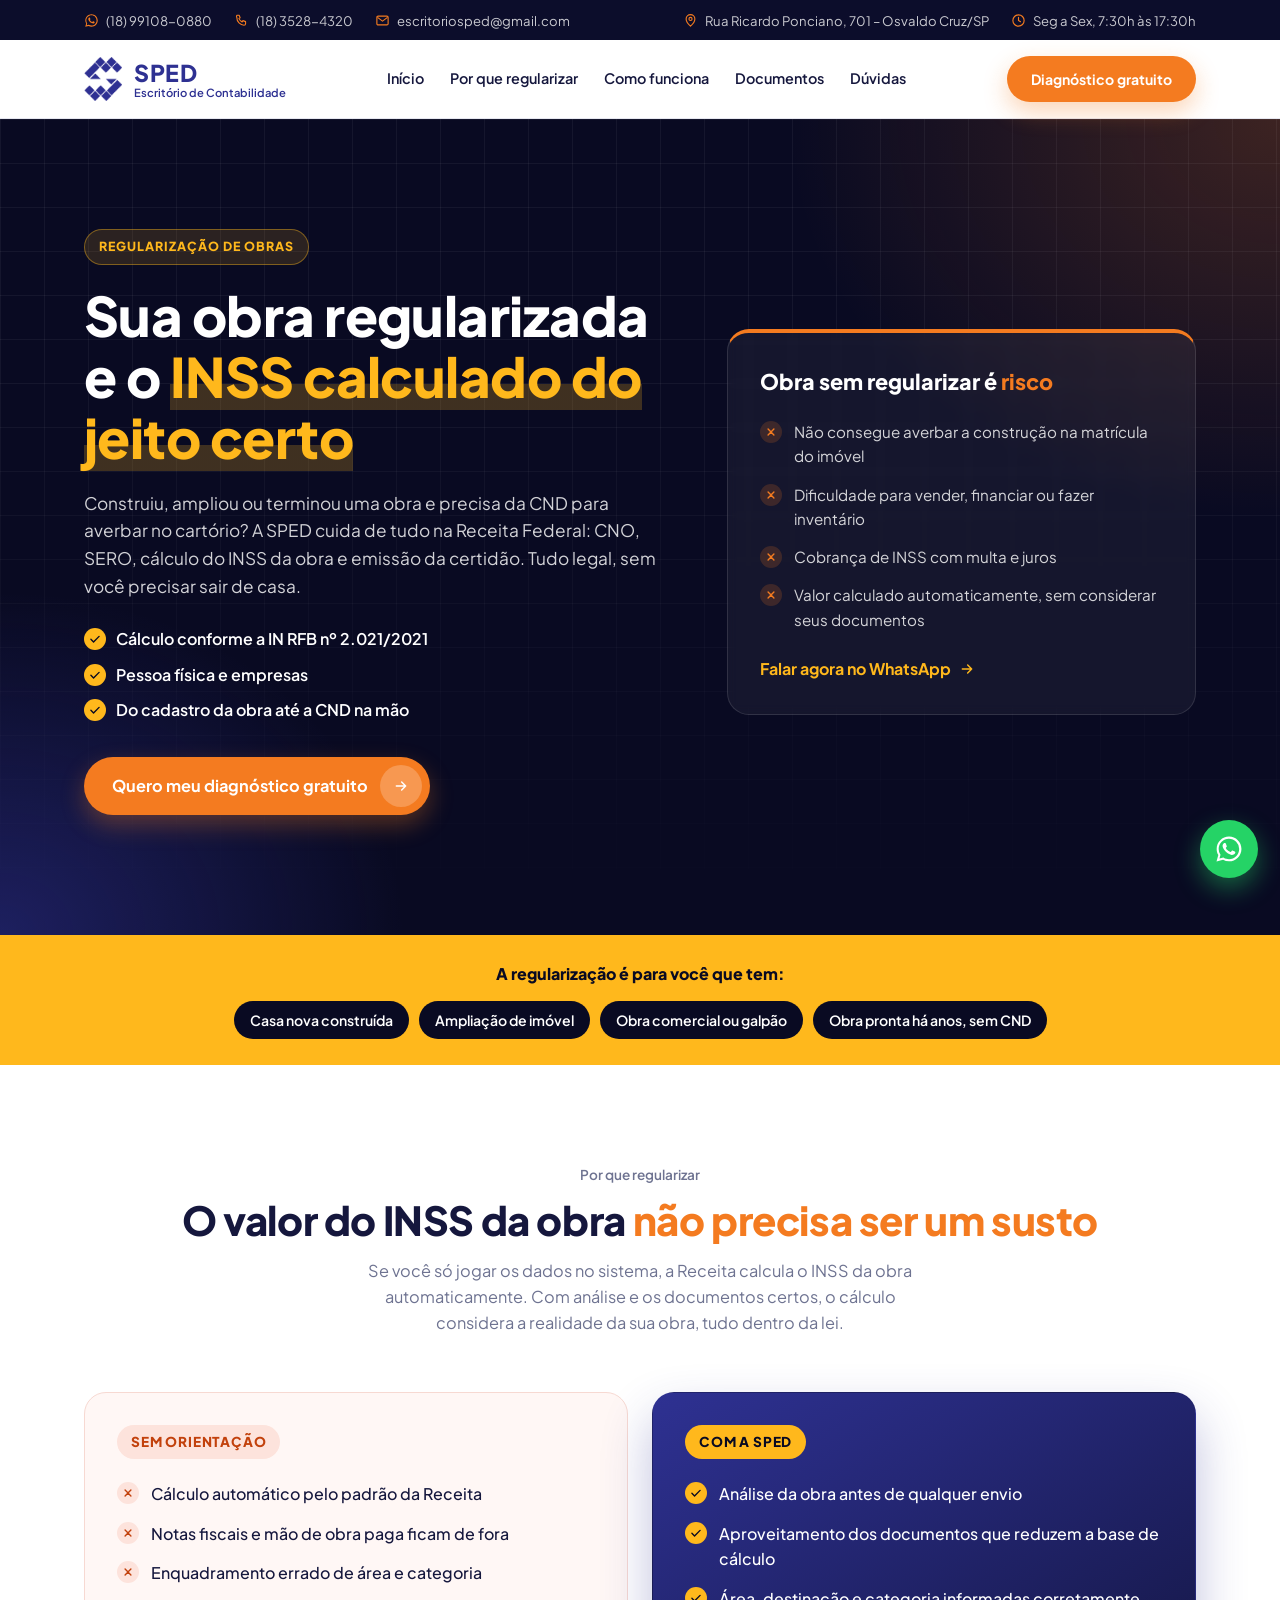
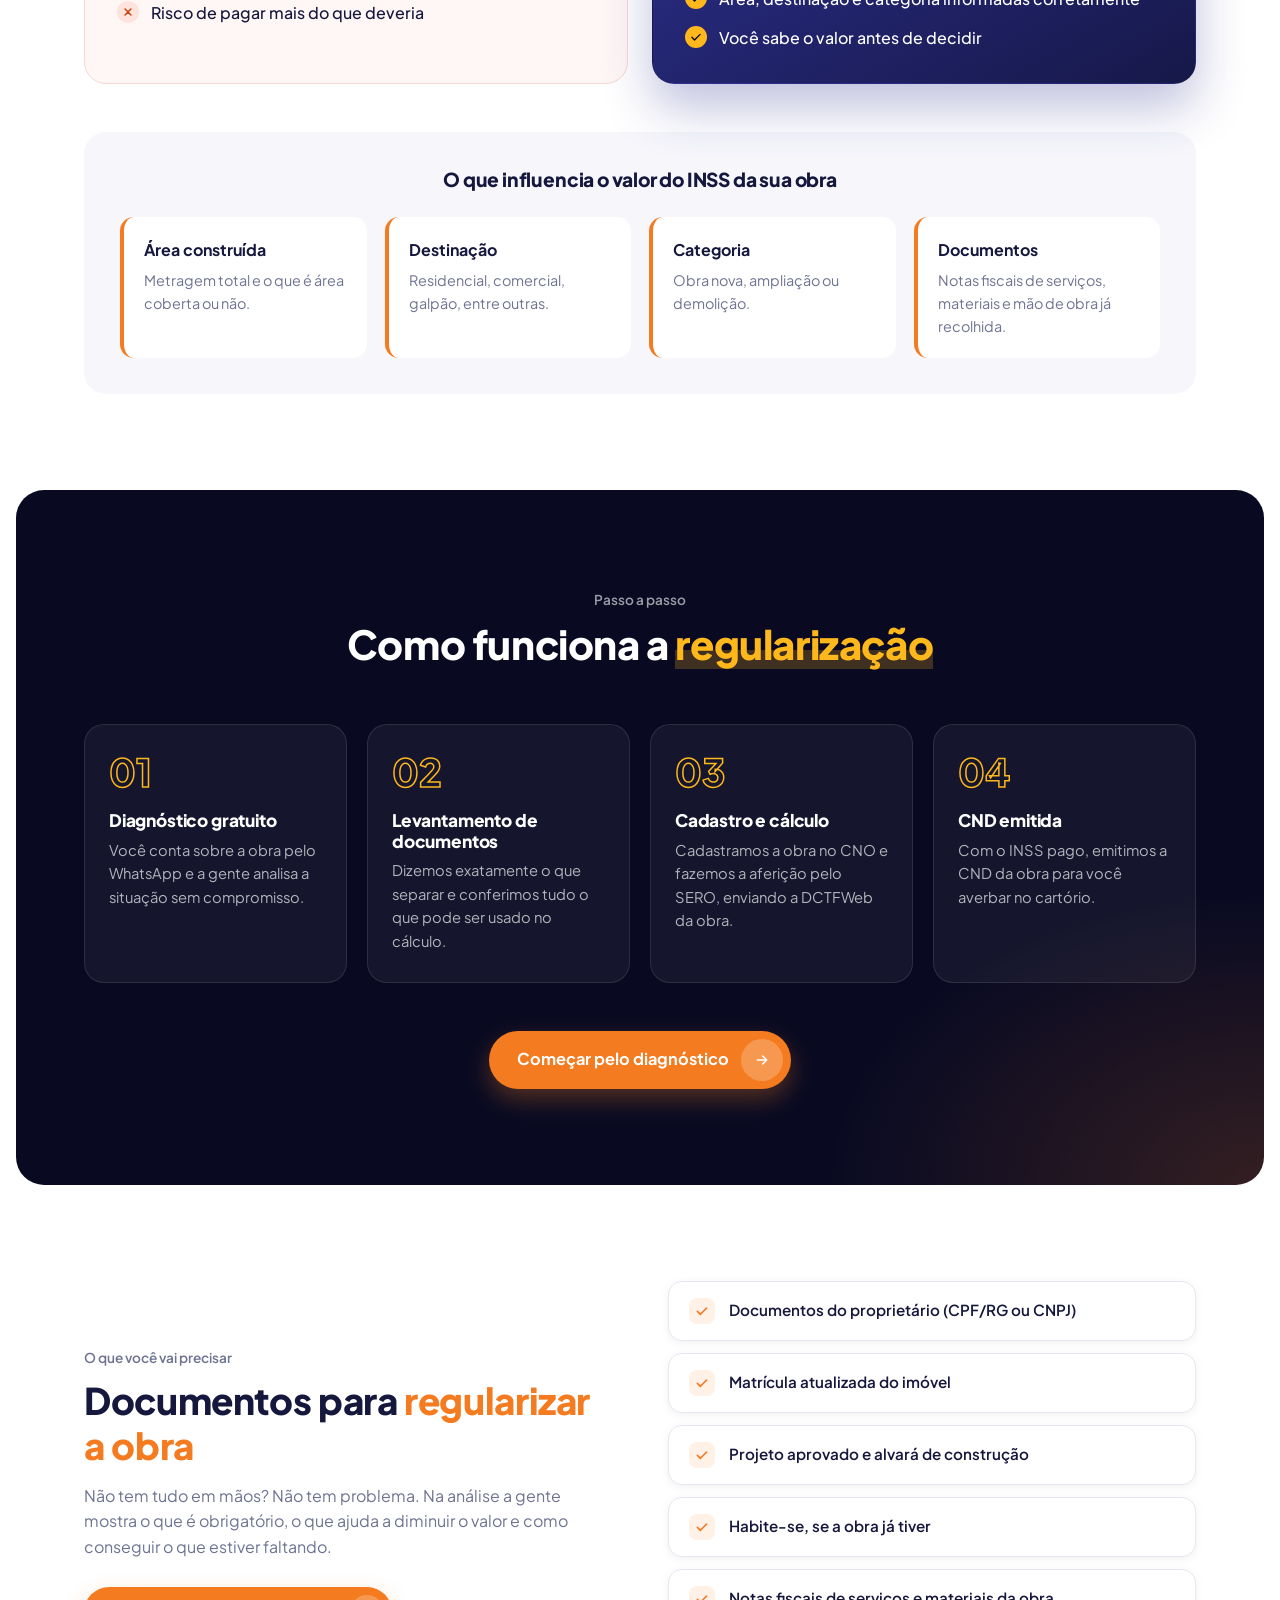
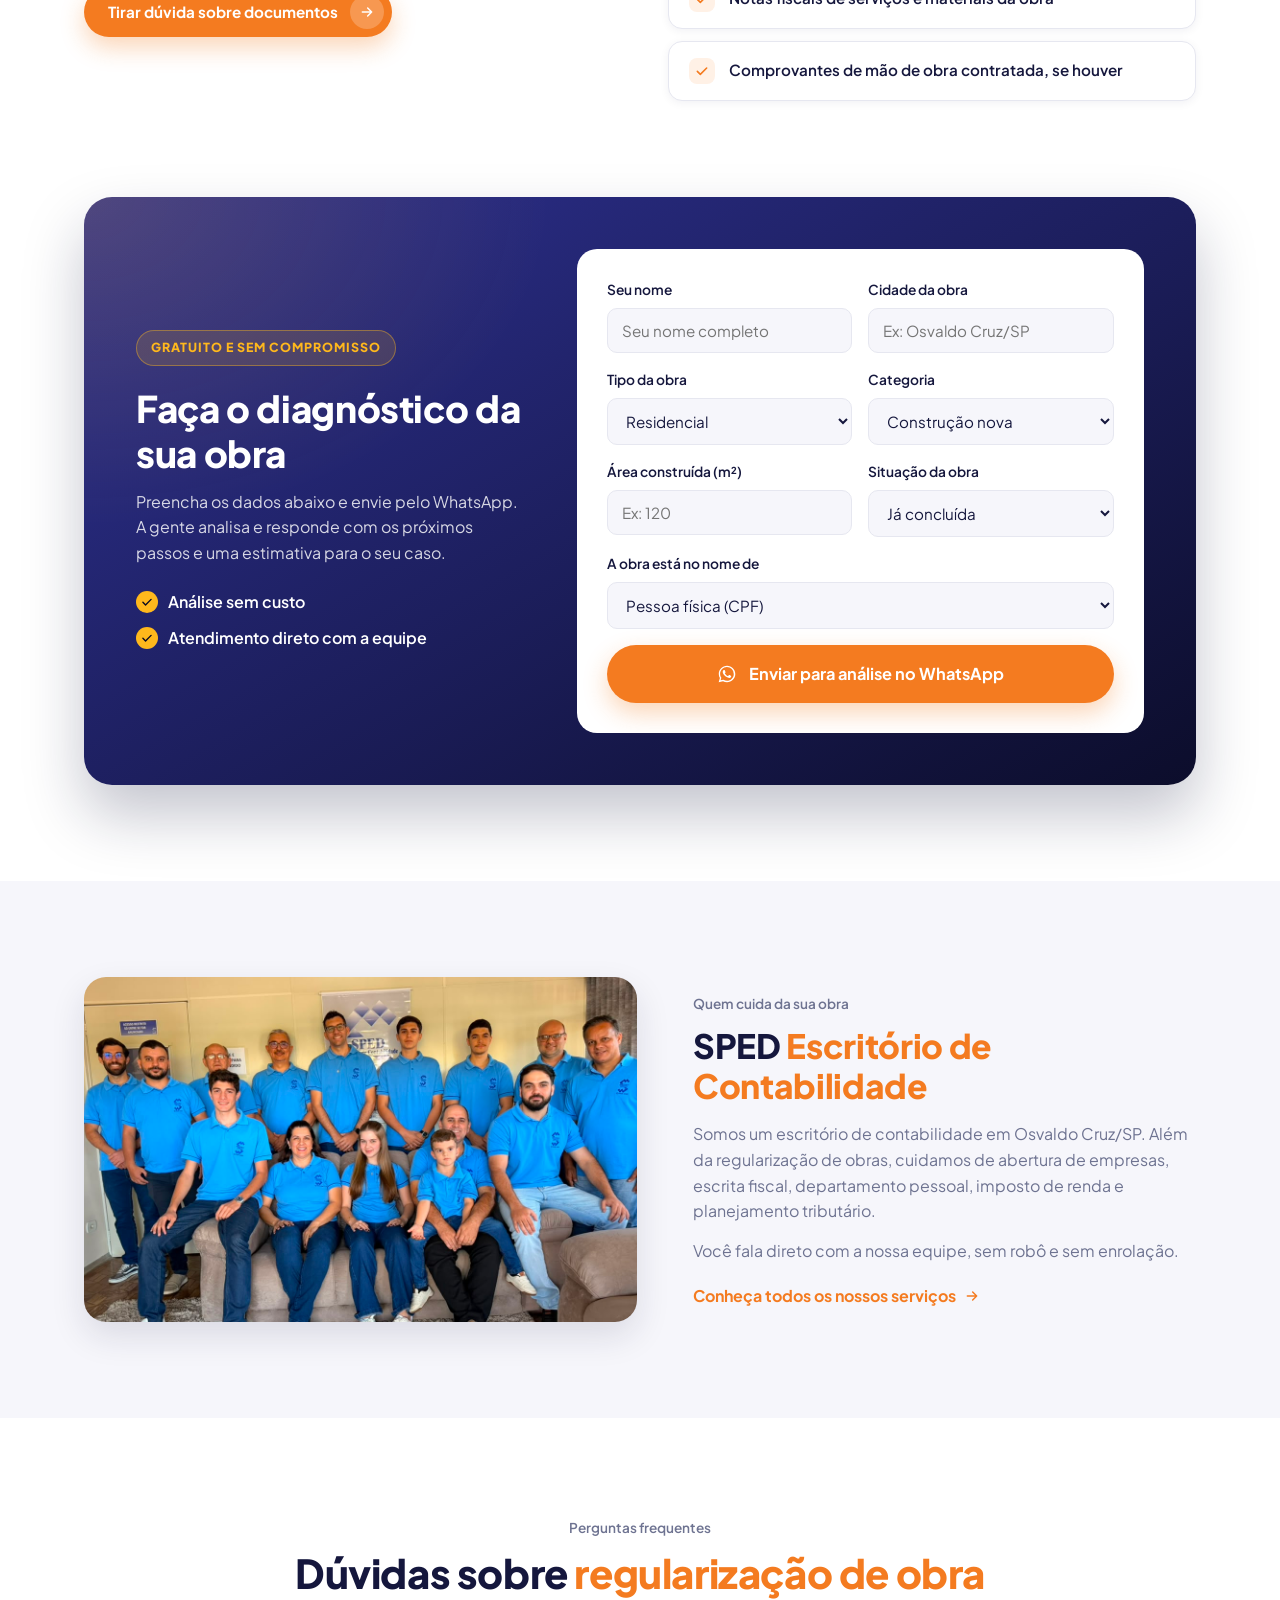
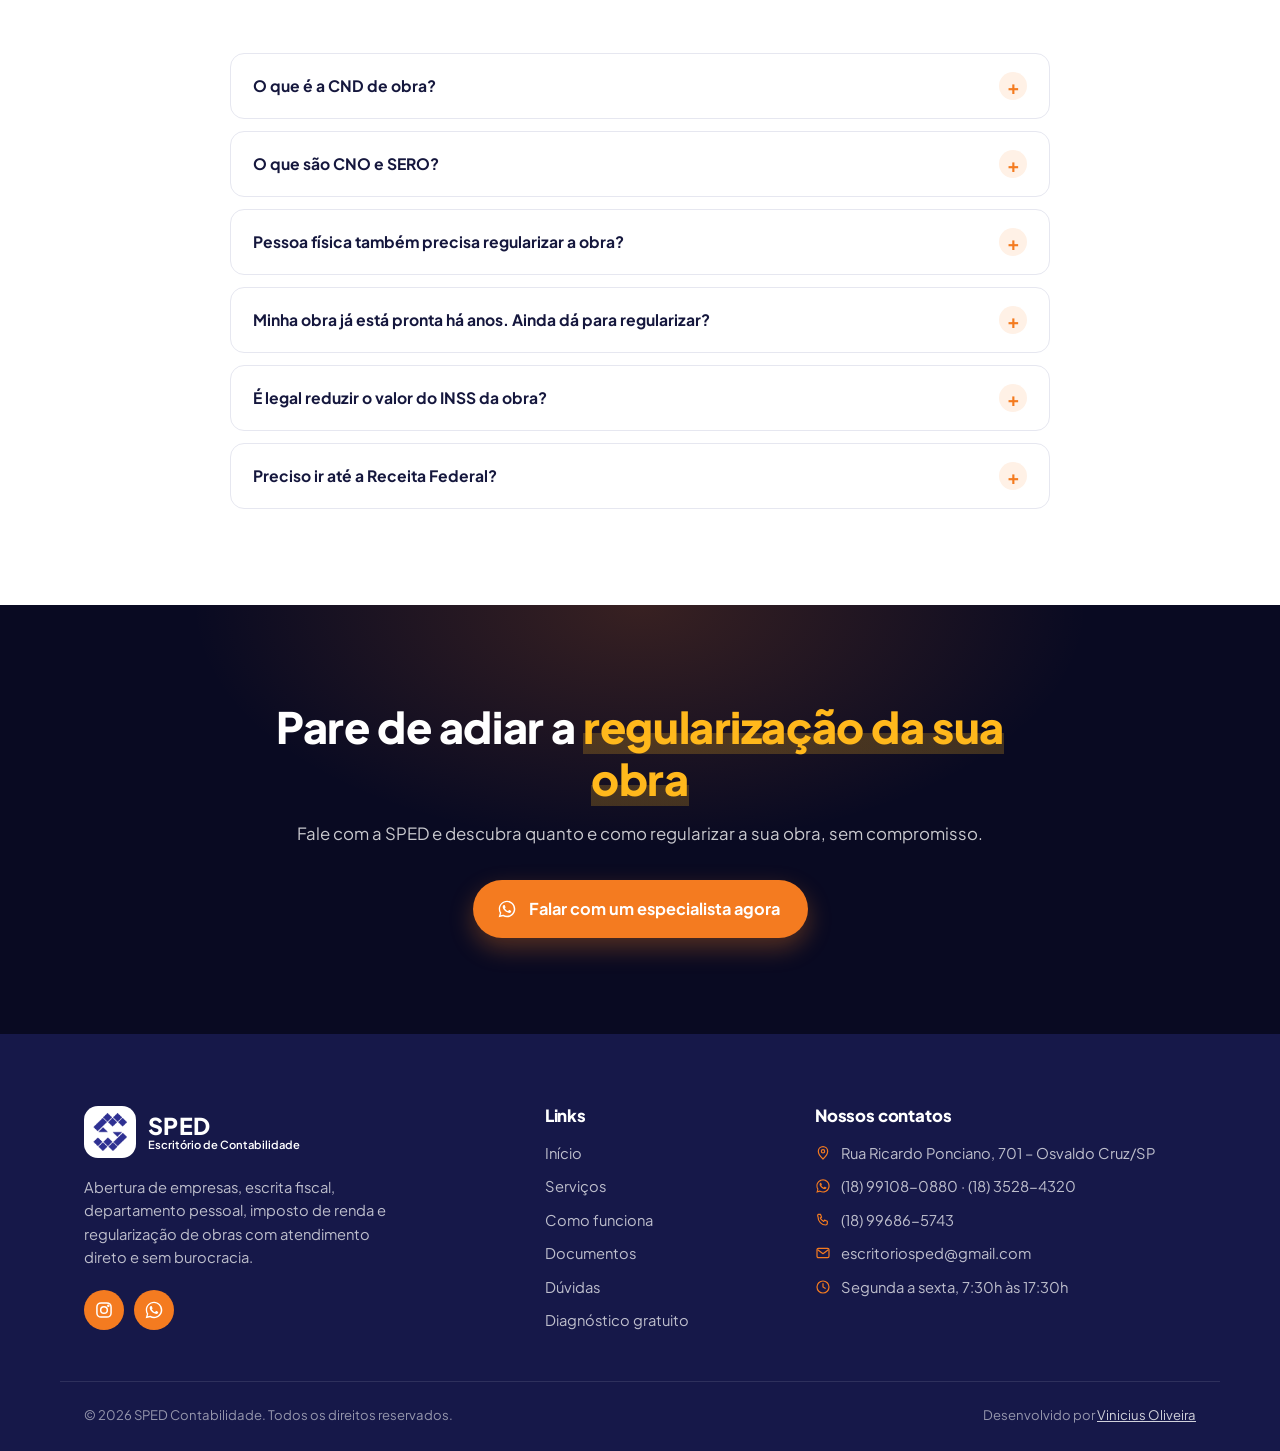
<file: obras.html>
<!DOCTYPE html>
<html lang="pt-BR">

<head>
  <meta charset="UTF-8">
  <meta name="viewport" content="width=device-width, initial-scale=1.0">
  <title>Regularização de Obras | INSS de Obra, CNO e CND | SPED Contabilidade</title>
  <meta name="description"
    content="Regularize sua obra na Receita Federal com a SPED Contabilidade: CNO, SERO, cálculo do INSS de obra e emissão da CND para averbação no cartório. Diagnóstico gratuito pelo WhatsApp.">
  <link rel="icon" href="assets/img/favicon.png" type="image/png">
  <link rel="canonical" href="https://spedcontabilidade.com.br/obras.html">
  <meta name="robots" content="index, follow">
  <meta property="og:type" content="website">
  <meta property="og:locale" content="pt_BR">
  <meta property="og:site_name" content="SPED Contabilidade">
  <meta property="og:title" content="Regularização de Obras | SPED Contabilidade">
  <meta property="og:description" content="Regularize sua obra na Receita Federal com a SPED Contabilidade: CNO, SERO, cálculo do INSS de obra e emissão da CND para averbação no cartório. Diagnóstico gratuito pelo WhatsApp.">
  <meta property="og:url" content="https://spedcontabilidade.com.br/obras.html">
  <meta property="og:image" content="https://spedcontabilidade.com.br/assets/img/frente-escritorio.png">
  <link rel="preconnect" href="https://fonts.googleapis.com">
  <link rel="preconnect" href="https://fonts.gstatic.com" crossorigin>
  <link href="https://fonts.googleapis.com/css2?family=Plus+Jakarta+Sans:wght@400;500;600;700;800&display=swap"
    rel="stylesheet">
  <link rel="stylesheet" href="css/style.css">
  <link rel="stylesheet" href="css/obras.css">
  <script type="application/ld+json">
{
  "@context": "https://schema.org",
  "@type": "FAQPage",
  "mainEntity": [
    {
      "@type": "Question",
      "name": "O que é a CND de obra?",
      "acceptedAnswer": {
        "@type": "Answer",
        "text": "É a Certidão Negativa de Débitos relativa à obra, emitida pela Receita Federal depois que o INSS da obra é calculado e pago. Ela é exigida pelo Cartório de Registro de Imóveis para averbar a construção na matrícula do imóvel."
      }
    },
    {
      "@type": "Question",
      "name": "Pessoa física também precisa regularizar a obra?",
      "acceptedAnswer": { 
        "@type": "Answer",
        "text": "Sim. Quem constrói ou amplia um imóvel, seja pessoa física ou empresa, é responsável pela obra perante a Receita Federal. Existem algumas situações de dispensa, e a análise mostra se é o seu caso."
      }
    },
    {
      "@type": "Question",
      "name": "Minha obra já está pronta há anos. Ainda dá para regularizar?",
      "acceptedAnswer": {
        "@type": "Answer",
        "text": "Dá, e é muito comum. O tempo de conclusão da obra, quando comprovado com documentos, também é levado em conta no cálculo."
      }
    }
  ]
}
</script>
</head>

<body class="page-obras">

  <svg width="0" height="0" style="position:absolute" aria-hidden="true">
    <symbol id="i-wa" viewBox="0 0 24 24">
      <path fill="currentColor"
        d="M12.04 2C6.58 2 2.13 6.45 2.13 11.91c0 1.75.46 3.46 1.33 4.96L2 22l5.25-1.38a9.9 9.9 0 0 0 4.79 1.22h.01c5.46 0 9.91-4.45 9.91-9.91C21.96 6.45 17.5 2 12.04 2zm0 18.13c-1.5 0-2.97-.4-4.25-1.16l-.3-.18-3.12.82.83-3.04-.2-.31a8.18 8.18 0 0 1-1.26-4.35c0-4.52 3.68-8.2 8.2-8.2 2.19 0 4.25.85 5.8 2.4a8.14 8.14 0 0 1 2.4 5.8c0 4.52-3.68 8.22-8.1 8.22zm4.5-6.14c-.25-.12-1.47-.72-1.7-.8-.23-.09-.4-.12-.56.12-.17.25-.65.8-.8.96-.15.17-.3.19-.55.06-.25-.12-1.06-.39-2.02-1.24-.75-.66-1.25-1.48-1.4-1.73-.15-.25-.02-.38.11-.5.11-.11.25-.3.37-.44.12-.15.16-.25.25-.42.08-.17.04-.31-.02-.44-.06-.12-.56-1.36-.77-1.86-.2-.48-.41-.42-.56-.43h-.48c-.17 0-.44.06-.67.31-.23.25-.87.85-.87 2.08 0 1.23.9 2.42 1.02 2.58.12.17 1.77 2.7 4.29 3.79.6.26 1.07.42 1.43.53.6.19 1.15.16 1.58.1.48-.07 1.47-.6 1.68-1.18.21-.58.21-1.07.15-1.18-.06-.11-.23-.17-.48-.29z" />
    </symbol>
    <symbol id="i-arrow" viewBox="0 0 24 24">
      <path fill="none" stroke="currentColor" stroke-width="2.2" stroke-linecap="round" stroke-linejoin="round"
        d="M5 12h14M13 6l6 6-6 6" />
    </symbol>
    <symbol id="i-phone" viewBox="0 0 24 24">
      <path fill="none" stroke="currentColor" stroke-width="1.8" stroke-linejoin="round"
        d="M5 3.5h3.2l1.6 4.2-2 1.3a11 11 0 0 0 5.2 5.2l1.3-2 4.2 1.6V17a2.5 2.5 0 0 1-2.5 2.5C10 19.5 4.5 14 4.5 7A2.5 2.5 0 0 1 5 3.5Z" />
    </symbol>
    <symbol id="i-mail" viewBox="0 0 24 24">
      <g fill="none" stroke="currentColor" stroke-width="1.8" stroke-linejoin="round">
        <rect x="3" y="5" width="18" height="14" rx="2" />
        <path d="m4 7 8 6 8-6" />
      </g>
    </symbol>
    <symbol id="i-pin" viewBox="0 0 24 24">
      <g fill="none" stroke="currentColor" stroke-width="1.8">
        <path d="M12 21s-7-6.2-7-11.5A7 7 0 0 1 19 9.5C19 14.8 12 21 12 21Z" />
        <circle cx="12" cy="9.5" r="2.5" />
      </g>
    </symbol>
    <symbol id="i-clock" viewBox="0 0 24 24">
      <g fill="none" stroke="currentColor" stroke-width="1.8" stroke-linecap="round">
        <circle cx="12" cy="12" r="9" />
        <path d="M12 7v5l3.2 2" />
      </g>
    </symbol>
    <symbol id="i-insta" viewBox="0 0 24 24">
      <g fill="none" stroke="currentColor" stroke-width="1.8">
        <rect x="3.5" y="3.5" width="17" height="17" rx="5" />
        <circle cx="12" cy="12" r="4" />
        <circle cx="17.2" cy="6.8" r="0.6" fill="currentColor" />
      </g>
    </symbol>
    <symbol id="i-check" viewBox="0 0 24 24">
      <path fill="none" stroke="currentColor" stroke-width="2.4" stroke-linecap="round" stroke-linejoin="round"
        d="m5 12.5 4.5 4.5L19 7.5" />
    </symbol>
    <symbol id="i-x" viewBox="0 0 24 24">
      <path fill="none" stroke="currentColor" stroke-width="2.4" stroke-linecap="round" d="M7 7l10 10M17 7 7 17" />
    </symbol>
  </svg>

  <!-- BARRA DE CONTATO NO TOPO -->
  <div class="topbar">
    <div class="container topbar-inner">
      <div class="topbar-group">
        <a href="#" data-whatsapp-btn><svg class="ico"><use href="#i-wa" /></svg>(18) 99108-0880</a>
        <a href="tel:+551835284320"><svg class="ico"><use href="#i-phone" /></svg>(18) 3528-4320</a>
        <a href="mailto:escritoriosped@gmail.com" class="topbar-hide-sm"><svg class="ico"><use href="#i-mail" /></svg>escritoriosped@gmail.com</a>
      </div>
      <div class="topbar-group topbar-hide-md">
        <span><svg class="ico"><use href="#i-pin" /></svg>Rua Ricardo Ponciano, 701 – Osvaldo Cruz/SP</span>
        <span><svg class="ico"><use href="#i-clock" /></svg>Seg a Sex, 7:30h às 17:30h</span>
      </div>
    </div>
  </div>

  <header class="site-header" id="header">
    <div class="container header-inner">
      <a href="index.html" class="logo">
        <img src="assets/img/logo-mark-real.png" alt="" class="logo-icon">
        <span class="logo-text-group">
          <span class="logo-title">SPED</span>
          <span class="logo-subtitle">Escritório de Contabilidade</span>
        </span>
      </a>

      <nav class="main-nav" id="main-nav">
        <a href="index.html">Início</a>
        <a href="#por-que">Por que regularizar</a>
        <a href="#como-funciona">Como funciona</a>
        <a href="#documentos">Documentos</a>
        <a href="#duvidas">Dúvidas</a>
      </nav>

      <a href="#diagnostico" class="btn btn-primary btn-sm btn-header">Diagnóstico gratuito</a>

      <button class="nav-toggle" id="nav-toggle" aria-label="Abrir menu" aria-expanded="false">
        <span></span><span></span><span></span>
      </button>
    </div>
  </header>

  <main id="topo">

    <!-- HERO -->
    <section class="ob-hero">
      <div class="ob-hero-grid" aria-hidden="true"></div>
      <div class="container ob-hero-inner">
        <div class="ob-hero-text">
          <span class="ob-badge">Regularização de Obras</span>
          <h1>Sua obra regularizada e o <span class="ob-highlight">INSS calculado do jeito certo</span></h1>
          <p class="ob-hero-sub">
            Construiu, ampliou ou terminou uma obra e precisa da CND para averbar no cartório? A SPED cuida de tudo
            na Receita Federal: CNO, SERO, cálculo do INSS da obra e emissão da certidão. Tudo legal, sem
            você precisar sair de casa.
          </p>
          <ul class="ob-checks">
            <li><svg><use href="#i-check" /></svg>Cálculo conforme a IN RFB nº 2.021/2021</li>
            <li><svg><use href="#i-check" /></svg>Pessoa física e empresas</li>
            <li><svg><use href="#i-check" /></svg>Do cadastro da obra até a CND na mão</li>
          </ul>
          <div class="hero-actions">
            <a href="#diagnostico" class="btn btn-primary btn-lg">
              <span>Quero meu diagnóstico gratuito</span>
              <span class="btn-arrow"><svg><use href="#i-arrow" /></svg></span>
            </a>
          </div>
        </div>

        <aside class="ob-alert">
          <p class="ob-alert-title">Obra sem regularizar é <span>risco</span></p>
          <ul>
            <li><svg><use href="#i-x" /></svg>Não consegue averbar a construção na matrícula do imóvel</li>
            <li><svg><use href="#i-x" /></svg>Dificuldade para vender, financiar ou fazer inventário</li>
            <li><svg><use href="#i-x" /></svg>Cobrança de INSS com multa e juros</li>
            <li><svg><use href="#i-x" /></svg>Valor calculado automaticamente, sem considerar seus documentos</li>
          </ul>
          <a href="#" class="ob-alert-link" data-whatsapp-btn
            data-message="Olá! Tenho uma obra que precisa ser regularizada e gostaria de uma análise.">Falar agora no
            WhatsApp <svg class="ico"><use href="#i-arrow" /></svg></a>
        </aside>
      </div>
    </section>

    <!-- FAIXA: PARA QUEM É -->
    <section class="ob-strip">
      <div class="container">
        <p class="ob-strip-title">A regularização é para você que tem:</p>
        <div class="ob-strip-items">
          <span>Casa nova construída</span>
          <span>Ampliação de imóvel</span>
          <span>Obra comercial ou galpão</span>
          <span>Obra pronta há anos, sem CND</span>
        </div>
      </div>
    </section>

    <!-- POR QUE REGULARIZAR -->
    <section class="ob-porque" id="por-que">
      <div class="container">
        <div class="section-head">
          <span class="section-tag">Por que regularizar</span>
          <h2>O valor do INSS da obra <span class="accent">não precisa ser um susto</span></h2>
          <p class="section-sub">Se você só jogar os dados no sistema, a Receita calcula o INSS da obra
            automaticamente. Com análise e os documentos certos, o cálculo considera a realidade da sua obra,
            tudo dentro da lei.</p>
        </div>

        <div class="ob-compare">
          <div class="ob-compare-card ob-compare-bad">
            <p class="ob-compare-label">Sem orientação</p>
            <ul>
              <li><svg><use href="#i-x" /></svg>Cálculo automático pelo padrão da Receita</li>
              <li><svg><use href="#i-x" /></svg>Notas fiscais e mão de obra paga ficam de fora</li>
              <li><svg><use href="#i-x" /></svg>Enquadramento errado de área e categoria</li>
              <li><svg><use href="#i-x" /></svg>Risco de pagar mais do que deveria</li>
            </ul>
          </div>
          <div class="ob-compare-card ob-compare-good">
            <p class="ob-compare-label">Com a SPED</p>
            <ul>
              <li><svg><use href="#i-check" /></svg>Análise da obra antes de qualquer envio</li>
              <li><svg><use href="#i-check" /></svg>Aproveitamento dos documentos que reduzem a base de cálculo</li>
              <li><svg><use href="#i-check" /></svg>Área, destinação e categoria informadas corretamente</li>
              <li><svg><use href="#i-check" /></svg>Você sabe o valor antes de decidir</li>
            </ul>
          </div>
        </div>

        <div class="ob-factors">
          <h3>O que influencia o valor do INSS da sua obra</h3>
          <div class="ob-factors-grid">
            <div><strong>Área construída</strong><span>Metragem total e o que é área coberta ou não.</span></div>
            <div><strong>Destinação</strong><span>Residencial, comercial, galpão, entre outras.</span></div>
            <div><strong>Categoria</strong><span>Obra nova, ampliação ou demolição.</span></div>
            <div><strong>Documentos</strong><span>Notas fiscais de serviços, materiais e mão de obra já
                recolhida.</span></div>
          </div>
        </div>
      </div>
    </section>

    <!-- COMO FUNCIONA -->
    <section class="ob-passos" id="como-funciona">
      <div class="container">
        <div class="section-head">
          <span class="section-tag ob-tag-light">Passo a passo</span>
          <h2>Como funciona a <span class="ob-highlight">regularização</span></h2>
        </div>

        <ol class="ob-steps">
          <li>
            <span class="ob-step-num">01</span>
            <h3>Diagnóstico gratuito</h3>
            <p>Você conta sobre a obra pelo WhatsApp e a gente analisa a situação sem compromisso.</p>
          </li>
          <li>
            <span class="ob-step-num">02</span>
            <h3>Levantamento de documentos</h3>
            <p>Dizemos exatamente o que separar e conferimos tudo o que pode ser usado no cálculo.</p>
          </li>
          <li>
            <span class="ob-step-num">03</span>
            <h3>Cadastro e cálculo</h3>
            <p>Cadastramos a obra no CNO e fazemos a aferição pelo SERO, enviando a DCTFWeb da obra.</p>
          </li>
          <li>
            <span class="ob-step-num">04</span>
            <h3>CND emitida</h3>
            <p>Com o INSS pago, emitimos a CND da obra para você averbar no cartório.</p>
          </li>
        </ol>

        <div class="ob-center">
          <a href="#diagnostico" class="btn btn-primary btn-lg">
            <span>Começar pelo diagnóstico</span>
            <span class="btn-arrow"><svg><use href="#i-arrow" /></svg></span>
          </a>
        </div>
      </div>
    </section>

    <!-- DOCUMENTOS -->
    <section class="ob-docs" id="documentos">
      <div class="container ob-docs-inner">
        <div class="ob-docs-text">
          <span class="section-tag">O que você vai precisar</span>
          <h2>Documentos para <span class="accent">regularizar a obra</span></h2>
          <p>Não tem tudo em mãos? Não tem problema. Na análise a gente mostra o que é obrigatório, o que ajuda a
            diminuir o valor e como conseguir o que estiver faltando.</p>
          <a href="#" class="btn btn-primary" data-whatsapp-btn
            data-message="Olá! Quero regularizar minha obra. Quais documentos eu preciso separar?">
            <span>Tirar dúvida sobre documentos</span>
            <span class="btn-arrow"><svg><use href="#i-arrow" /></svg></span>
          </a>
        </div>
        <ul class="ob-docs-list">
          <li><svg><use href="#i-check" /></svg>Documentos do proprietário (CPF/RG ou CNPJ)</li>
          <li><svg><use href="#i-check" /></svg>Matrícula atualizada do imóvel</li>
          <li><svg><use href="#i-check" /></svg>Projeto aprovado e alvará de construção</li>
          <li><svg><use href="#i-check" /></svg>Habite-se, se a obra já tiver</li>
          <li><svg><use href="#i-check" /></svg>Notas fiscais de serviços e materiais da obra</li>
          <li><svg><use href="#i-check" /></svg>Comprovantes de mão de obra contratada, se houver</li>
        </ul>
      </div>
    </section>

    <!-- DIAGNÓSTICO -->
    <section class="ob-diag" id="diagnostico">
      <div class="container">
        <div class="ob-diag-box">
          <div class="ob-diag-text">
            <span class="ob-badge">Gratuito e sem compromisso</span>
            <h2>Faça o diagnóstico da sua obra</h2>
            <p>Preencha os dados abaixo e envie pelo WhatsApp. A gente analisa e responde com os próximos
              passos e uma estimativa para o seu caso.</p>
            <ul class="ob-checks">
              <li><svg><use href="#i-check" /></svg>Análise sem custo</li>
              <li><svg><use href="#i-check" /></svg>Atendimento direto com a equipe</li>
            </ul>
          </div>

          <form class="ob-form" id="obra-form">
            <div class="field">
              <label for="obra-nome">Seu nome</label>
              <input type="text" id="obra-nome" placeholder="Seu nome completo" required>
            </div>
            <div class="field">
              <label for="obra-cidade">Cidade da obra</label>
              <input type="text" id="obra-cidade" placeholder="Ex: Osvaldo Cruz/SP" required>
            </div>
            <div class="field">
              <label for="obra-tipo">Tipo da obra</label>
              <select id="obra-tipo">
                <option>Residencial</option>
                <option>Comercial</option>
                <option>Galpão / industrial</option>
                <option>Outro</option>
              </select>
            </div>
            <div class="field">
              <label for="obra-categoria">Categoria</label>
              <select id="obra-categoria">
                <option>Construção nova</option>
                <option>Ampliação</option>
                <option>Não sei</option>
              </select>
            </div>
            <div class="field">
              <label for="obra-area">Área construída (m²)</label>
              <input type="number" id="obra-area" min="1" step="any" placeholder="Ex: 120">
            </div>
            <div class="field">
              <label for="obra-situacao">Situação da obra</label>
              <select id="obra-situacao">
                <option>Já concluída</option>
                <option>Em andamento</option>
                <option>Ainda vai começar</option>
              </select>
            </div>
            <div class="field field-full">
              <label for="obra-proprietario">A obra está no nome de</label>
              <select id="obra-proprietario">
                <option>Pessoa física (CPF)</option>
                <option>Empresa (CNPJ)</option>
              </select>
            </div>
            <button type="submit" class="btn btn-primary btn-lg field-full">
              <svg class="icon-wa"><use href="#i-wa" /></svg>
              <span>Enviar para análise no WhatsApp</span>
            </button>
          </form>
        </div>
      </div>
    </section>

    <!-- QUEM SOMOS -->
    <section class="ob-sobre">
      <div class="container ob-sobre-inner">
        <div class="ob-sobre-photo">
          <img src="assets/img/nosso-time.jpg" alt="Equipe da SPED Contabilidade" loading="lazy">
        </div>
        <div>
          <span class="section-tag">Quem cuida da sua obra</span>
          <h2>SPED <span class="accent">Escritório de Contabilidade</span></h2>
          <p>Somos um escritório de contabilidade em Osvaldo Cruz/SP. Além da regularização de obras, cuidamos de
            abertura de empresas, escrita fiscal, departamento pessoal, imposto de renda e planejamento tributário.
          </p>
          <p>Você fala direto com a nossa equipe, sem robô e sem enrolação.</p>
          <a href="index.html" class="link-arrow">Conheça todos os nossos serviços <svg class="ico"><use href="#i-arrow" /></svg></a>
        </div>
      </div>
    </section>

    <!-- DÚVIDAS -->
    <section class="dicas" id="duvidas">
      <div class="container">
        <div class="section-head">
          <span class="section-tag">Perguntas frequentes</span>
          <h2>Dúvidas sobre <span class="accent">regularização de obra</span></h2>
        </div>

        <div class="faq-list">
          <details class="faq-item">
            <summary>O que é a CND de obra?<span class="faq-icon">+</span></summary>
            <p>É a Certidão Negativa de Débitos relativa à obra, emitida pela Receita Federal depois que o INSS da obra
              é calculado e pago. Ela é exigida pelo Cartório de Registro de Imóveis para averbar a construção na
              matrícula do imóvel.</p>
          </details>
          <details class="faq-item">
            <summary>O que são CNO e SERO?<span class="faq-icon">+</span></summary>
            <p>O CNO (Cadastro Nacional de Obras) é o cadastro da obra na Receita Federal. O SERO (Serviço Eletrônico
              para Aferição de Obras) é o sistema onde são informados os dados da obra para calcular o INSS devido.
              Nós cuidamos dos dois.</p>
          </details>
          <details class="faq-item">
            <summary>Pessoa física também precisa regularizar a obra?<span class="faq-icon">+</span></summary>
            <p>Sim. Quem constrói ou amplia um imóvel, seja pessoa física ou empresa, é responsável pela obra perante a
              Receita Federal. Existem algumas situações de dispensa, e a análise mostra se é o seu caso.</p>
          </details>
          <details class="faq-item">
            <summary>Minha obra já está pronta há anos. Ainda dá para regularizar?<span class="faq-icon">+</span>
            </summary>
            <p>Dá, e é muito comum. O tempo de conclusão da obra, quando comprovado com documentos, também é levado
              em conta no cálculo.</p>
          </details>
          <details class="faq-item">
            <summary>É legal reduzir o valor do INSS da obra?<span class="faq-icon">+</span></summary>
            <p>Sim. Não se trata de “jeitinho”: a própria legislação (IN RFB nº 2.021/2021) define como o cálculo é
              feito e quais documentos podem ser considerados. O trabalho é informar tudo corretamente para que você
              pague o valor justo.</p>
          </details>
          <details class="faq-item">
            <summary>Preciso ir até a Receita Federal?<span class="faq-icon">+</span></summary>
            <p>Não. Todo o processo é feito online, e a gente cuida de cada etapa para você.</p>
          </details>
        </div>
      </div>
    </section>

    <!-- CTA FINAL -->
    <section class="ob-cta">
      <div class="container">
        <h2>Pare de adiar a <span class="ob-highlight">regularização da sua obra</span></h2>
        <p>Fale com a SPED e descubra quanto e como regularizar a sua obra, sem compromisso.</p>
        <a href="#" class="btn btn-primary btn-lg" data-whatsapp-btn
          data-message="Olá! Vim pela página de Regularização de Obras e quero regularizar minha obra.">
          <svg class="icon-wa"><use href="#i-wa" /></svg>
          <span>Falar com um especialista agora</span>
        </a>
      </div>
    </section>

  </main>

  <footer class="site-footer">
    <div class="container footer-inner">
      <div class="footer-brand">
        <a href="index.html" class="logo logo-light">
          <span class="logo-badge"><img src="assets/img/logo-mark-real.png" alt="" class="logo-icon"></span>
          <span class="logo-text-group">
            <span class="logo-title">SPED</span>
            <span class="logo-subtitle">Escritório de Contabilidade</span>
          </span>
        </a>
        <p>Abertura de empresas, escrita fiscal, departamento pessoal, imposto de renda e regularização de obras com
          atendimento direto e sem burocracia.</p>
        <div class="footer-social">
          <a href="https://www.instagram.com/sped.contabilidade/" target="_blank" rel="noopener noreferrer"
            aria-label="Instagram"><svg><use href="#i-insta" /></svg></a>
          <a href="#" data-whatsapp-btn aria-label="WhatsApp"><svg><use href="#i-wa" /></svg></a>
        </div>
      </div>

      <div class="footer-col">
        <h4>Links</h4>
        <a href="index.html">Início</a>
        <a href="index.html#servicos">Serviços</a>
        <a href="#como-funciona">Como funciona</a>
        <a href="#documentos">Documentos</a>
        <a href="#duvidas">Dúvidas</a>
        <a href="#diagnostico">Diagnóstico gratuito</a>
      </div>

      <div class="footer-col footer-contacts">
        <h4>Nossos contatos</h4>
        <p><svg class="ico"><use href="#i-pin" /></svg>Rua Ricardo Ponciano, 701 – Osvaldo Cruz/SP</p>
        <p><svg class="ico"><use href="#i-wa" /></svg>(18) 99108-0880 · (18) 3528-4320</p>
        <p><svg class="ico"><use href="#i-phone" /></svg>(18) 99686-5743</p>
        <p><svg class="ico"><use href="#i-mail" /></svg>escritoriosped@gmail.com</p>
        <p><svg class="ico"><use href="#i-clock" /></svg>Segunda a sexta, 7:30h às 17:30h</p>
      </div>
    </div>

    <div class="container footer-bottom">
      <p>© <span id="year"></span> SPED Contabilidade. Todos os direitos reservados.</p>
      <p>Desenvolvido por <a href="https://www.instagram.com/viini7__/" target="_blank"
          rel="noopener noreferrer">Vinicius Oliveira</a></p>
    </div>
  </footer>

  <a href="#" class="wa-float" data-whatsapp-btn
    data-message="Olá! Vim pela página de Regularização de Obras da SPED Contabilidade." aria-label="Falar no WhatsApp">
    <svg><use href="#i-wa" /></svg>
  </a>

  <script src="js/script.js"></script>
</body>

</html>
</file>
<file: css/style.css>
/* ============ Tokens ============ */
/* Cores da marca: azul da logo SPED + laranja de destaque.
   Para mudar a paleta do site inteiro, edite só estas variáveis. */
:root {
  --brand: #2e3192;
  --brand-700: #23266f;
  --brand-900: #161849;
  --brand-950: #0c0d2b;
  --accent: #f47b20;
  --accent-dark: #dd6912;
  --accent-soft: #fff1e6;
  --ink: #15173d;
  --text: #4a4f6a;
  --muted: #6e7391;
  --line: #e6e7f0;
  --soft: #f6f6fb;
  --white: #ffffff;
  --whatsapp: #25d366;
  --whatsapp-dark: #1ebe57;
  --radius: 16px;
  --radius-lg: 28px;
  --shadow-sm: 0 2px 10px rgba(21, 23, 61, 0.06);
  --shadow-md: 0 14px 34px rgba(21, 23, 61, 0.12);
  --font: 'Plus Jakarta Sans', 'Segoe UI', system-ui, sans-serif;
}

* { box-sizing: border-box; margin: 0; padding: 0; }

html { scroll-behavior: smooth; overflow-x: hidden; scroll-padding-top: 90px; }

body {
  font-family: var(--font);
  color: var(--text);
  background: var(--white);
  line-height: 1.6;
  overflow-x: hidden;
}

h1, h2, h3, h4 {
  color: var(--ink);
  line-height: 1.2;
  font-weight: 800;
  letter-spacing: -0.01em;
}

a { text-decoration: none; color: inherit; }
img { max-width: 100%; display: block; }
ul, ol { list-style: none; }
[hidden] { display: none !important; }

.container {
  width: 100%;
  max-width: 1160px;
  margin: 0 auto;
  padding: 0 24px;
}

.accent { color: var(--accent); }
.ico { width: 16px; height: 16px; flex-shrink: 0; }

section { padding: 96px 0; }

/* ============ Buttons ============ */
.btn {
  display: inline-flex;
  align-items: center;
  justify-content: center;
  gap: 12px;
  padding: 8px 8px 8px 24px;
  min-height: 50px;
  border-radius: 999px;
  font-family: inherit;
  font-weight: 700;
  font-size: 0.95rem;
  border: 0;
  cursor: pointer;
  transition: transform 0.15s ease, box-shadow 0.15s ease, background 0.15s ease;
  white-space: nowrap;
}
.btn:hover { transform: translateY(-2px); }

.btn-primary {
  background: var(--accent);
  color: var(--white);
  box-shadow: 0 10px 24px rgba(244, 123, 32, 0.32);
}
.btn-primary:hover { background: var(--accent-dark); }

.btn-arrow {
  width: 34px;
  height: 34px;
  border-radius: 50%;
  background: rgba(255, 255, 255, 0.22);
  display: inline-flex;
  align-items: center;
  justify-content: center;
}
.btn-arrow svg { width: 16px; height: 16px; }

/* Botões sem a bolinha de seta ficam com padding simétrico */
.btn:not(:has(.btn-arrow)) { padding: 12px 24px; }

.btn-sm { min-height: 42px; font-size: 0.88rem; }
.btn-lg { min-height: 58px; font-size: 1.02rem; padding-left: 28px; }
.btn-lg .btn-arrow { width: 42px; height: 42px; }
.btn-block { width: 100%; }

.icon-wa { width: 20px; height: 20px; flex-shrink: 0; }

/* ============ Topbar ============ */
.topbar {
  background: var(--brand-950);
  color: rgba(255, 255, 255, 0.78);
  font-size: 0.82rem;
}
.topbar-inner {
  display: flex;
  justify-content: space-between;
  align-items: center;
  gap: 16px;
  min-height: 40px;
}
.topbar-group { display: flex; flex-wrap: wrap; gap: 6px 22px; }
.topbar-group a,
.topbar-group span { display: inline-flex; align-items: center; gap: 7px; }
.topbar-group a:hover { color: var(--white); }
.topbar .ico { color: var(--accent); width: 15px; height: 15px; }

/* ============ Header ============ */
.site-header {
  position: sticky;
  top: 0;
  z-index: 100;
  background: rgba(255, 255, 255, 0.96);
  backdrop-filter: blur(10px);
  border-bottom: 1px solid var(--line);
}

.header-inner {
  display: flex;
  align-items: center;
  justify-content: space-between;
  height: 78px;
  gap: 24px;
}

.logo { display: flex; align-items: center; gap: 12px; flex-shrink: 0; }
.logo-icon { height: 44px; width: auto; }
.logo-text-group { display: flex; flex-direction: column; line-height: 1.1; }
.logo-title { color: var(--brand); font-weight: 800; font-size: 1.45rem; letter-spacing: 0.02em; }
.logo-subtitle { color: var(--brand); font-size: 0.7rem; font-weight: 600; }

.main-nav { display: flex; align-items: center; gap: 26px; }
.main-nav a {
  white-space: nowrap;
  color: var(--ink);
  font-size: 0.9rem;
  font-weight: 600;
  transition: color 0.15s ease;
}
.main-nav a:hover { color: var(--accent); }

.nav-dropdown { position: relative; }
.nav-dropdown .caret { font-size: 0.7rem; margin-left: 2px; }
.nav-dropdown-menu {
  position: absolute;
  top: 100%;
  left: -18px;
  min-width: 240px;
  padding: 10px;
  margin-top: 14px;
  background: var(--white);
  border: 1px solid var(--line);
  border-radius: 14px;
  box-shadow: var(--shadow-md);
  display: flex;
  flex-direction: column;
  opacity: 0;
  visibility: hidden;
  transform: translateY(6px);
  transition: opacity 0.15s ease, transform 0.15s ease, visibility 0.15s;
}
/* Ponte invisível para o mouse não "cair" no espaço entre o link e o menu */
.nav-dropdown-menu::before { content: ""; position: absolute; left: 0; right: 0; top: -16px; height: 16px; }
.nav-dropdown:hover .nav-dropdown-menu,
.nav-dropdown:focus-within .nav-dropdown-menu { opacity: 1; visibility: visible; transform: translateY(0); }
.nav-dropdown-menu a { padding: 10px 12px; border-radius: 10px; }
.nav-dropdown-menu a:hover { background: var(--accent-soft); }

.btn-header { flex-shrink: 0; }

.nav-toggle {
  display: none;
  flex-direction: column;
  gap: 5px;
  background: none;
  border: 0;
  cursor: pointer;
  padding: 6px;
}
.nav-toggle span {
  display: block;
  width: 24px;
  height: 2px;
  background: var(--ink);
  border-radius: 2px;
}

/* ============ Hero ============ */
.hero {
  position: relative;
  padding: 140px 0 150px;
  background: var(--brand-950);
  overflow: hidden;
}
.hero-bg {
  position: absolute;
  inset: 0;
  background:
    linear-gradient(90deg, var(--brand-950) 30%, rgba(12, 13, 43, 0.82) 55%, rgba(12, 13, 43, 0.35) 100%),
    url("../assets/img/frente-escritorio.png") center right / cover no-repeat;
}
.hero-inner { position: relative; }
.hero h1 {
  color: var(--white);
  font-size: clamp(2.2rem, 5vw, 3.6rem);
  max-width: 680px;
  margin-bottom: 20px;
}
.hero-sub {
  color: rgba(255, 255, 255, 0.78);
  font-size: 1.1rem;
  max-width: 520px;
  margin-bottom: 36px;
}
.hero-actions { display: flex; flex-wrap: wrap; gap: 14px; }

/* ============ Cabeçalho de seção ============ */
.section-head { text-align: center; margin-bottom: 56px; }
.section-tag {
  display: inline-block;
  color: var(--muted);
  font-size: 0.85rem;
  font-weight: 600;
  margin-bottom: 10px;
}
.section-head h2 { font-size: clamp(1.8rem, 3.6vw, 2.5rem); }
.section-sub { color: var(--muted); font-size: 1.02rem; max-width: 560px; margin: 14px auto 0; }

/* ============ Serviços ============ */
.servicos {
  background:
    radial-gradient(60% 40% at 85% 0%, rgba(244, 123, 32, 0.09), transparent 70%),
    var(--white);
}
.cards-grid {
  display: grid;
  grid-template-columns: repeat(3, 1fr);
  gap: 24px;
}
.card {
  background: var(--white);
  border: 1px solid var(--line);
  border-radius: var(--radius);
  padding: 28px;
  scroll-margin-top: 110px;
  transition: transform 0.2s ease, box-shadow 0.2s ease, border-color 0.2s ease;
}
.card:hover { transform: translateY(-4px); box-shadow: var(--shadow-md); border-color: transparent; }
.card-top { display: flex; align-items: center; gap: 16px; margin-bottom: 20px; }
.card-icon {
  flex-shrink: 0;
  width: 52px;
  height: 52px;
  border-radius: 14px;
  background: var(--accent-soft);
  color: var(--accent);
  display: flex;
  align-items: center;
  justify-content: center;
}
.card-icon svg { width: 26px; height: 26px; }
.card h3 { font-size: 1.08rem; }
.card-list { display: flex; flex-direction: column; gap: 8px; }
.card-list li {
  position: relative;
  padding-left: 16px;
  font-size: 0.9rem;
  color: var(--text);
}
.card-list li::before {
  content: "";
  position: absolute;
  left: 0;
  top: 0.62em;
  width: 6px;
  height: 6px;
  border-radius: 50%;
  background: var(--accent);
}

.card-cta {
  grid-column: 1 / -1;
  border: 0;
  background: transparent;
  display: flex;
  flex-wrap: wrap;
  align-items: center;
  justify-content: center;
  text-align: center;
  gap: 18px 32px;
  padding-top: 20px;
}
.card-cta:hover { transform: none; box-shadow: none; }
.card-cta-title { color: var(--ink); font-weight: 800; font-size: 1.45rem; line-height: 1.25; }
/* Cartão de Regularização de Obras (leva para obras.html) */
.card-featured { border-color: var(--accent); box-shadow: 0 10px 28px rgba(244, 123, 32, 0.12); }
.card-more {
  display: inline-block;
  margin-top: 16px;
  color: var(--accent);
  font-weight: 700;
  font-size: 0.9rem;
}
.card-more:hover { text-decoration: underline; }

/* Link de destaque no menu */
.main-nav a.nav-highlight { color: var(--accent); }
.main-nav a.nav-highlight:hover { color: var(--accent-dark); }

/* ============ Banner: Regularização de Obras ============ */
.obras-destaque { padding: 0 0 96px; }
.obras-banner {
  position: relative;
  overflow: hidden;
  display: flex;
  align-items: center;
  justify-content: space-between;
  gap: 32px;
  padding: 44px 48px;
  border-radius: var(--radius-lg);
  background:
    radial-gradient(50% 90% at 100% 0%, rgba(244, 123, 32, 0.3), transparent 70%),
    var(--brand-950);
  color: rgba(255, 255, 255, 0.78);
  transition: transform 0.2s ease, box-shadow 0.2s ease;
}
/* Grade de "planta baixa", mesma identidade da página de obras */
.obras-banner::before {
  content: "";
  position: absolute;
  inset: 0;
  background-image:
    linear-gradient(rgba(255, 255, 255, 0.05) 1px, transparent 1px),
    linear-gradient(90deg, rgba(255, 255, 255, 0.05) 1px, transparent 1px);
  background-size: 36px 36px;
  pointer-events: none;
}
.obras-banner:hover { transform: translateY(-3px); box-shadow: 0 24px 50px rgba(12, 13, 43, 0.3); }
.obras-banner > * { position: relative; }
.obras-banner-tag {
  display: inline-block;
  padding: 6px 12px;
  border-radius: 999px;
  background: rgba(255, 184, 28, 0.15);
  color: #ffb81c;
  font-size: 0.75rem;
  font-weight: 800;
  letter-spacing: 0.08em;
  text-transform: uppercase;
  margin-bottom: 14px;
}
.obras-banner h2 { color: var(--white); font-size: clamp(1.4rem, 2.8vw, 1.9rem); margin-bottom: 10px; max-width: 640px; }
.obras-banner h2 span { color: #ffb81c; }
.obras-banner .btn { flex-shrink: 0; }

/* ============ Jornada ============ */
.jornada { background: var(--soft); text-align: center; }
.jornada h2 { font-size: clamp(1.5rem, 3vw, 2.1rem); max-width: 720px; margin: 0 auto 56px; }
.jornada-steps {
  display: grid;
  grid-template-columns: repeat(3, 1fr);
  gap: 32px;
  margin-bottom: 48px;
  position: relative;
}
.jornada-steps li { position: relative; }
.jornada-steps li:not(:last-child)::after {
  content: "";
  position: absolute;
  top: 22px;
  left: calc(50% + 34px);
  width: calc(100% - 68px + 32px);
  border-top: 2px dashed #d5d6e6;
}
.step-num {
  display: inline-flex;
  align-items: center;
  justify-content: center;
  width: 44px;
  height: 44px;
  border-radius: 50%;
  background: var(--white);
  border: 2px solid var(--accent);
  color: var(--accent);
  font-weight: 800;
  margin-bottom: 16px;
}
.jornada-steps h3 { font-size: 1.05rem; margin-bottom: 6px; }
.jornada-steps p { color: var(--muted); font-size: 0.92rem; max-width: 260px; margin: 0 auto; }

/* ============ Sobre + Essência (painel escuro) ============ */
.sobre {
  margin: 0 16px;
  border-radius: var(--radius-lg);
  background:
    radial-gradient(50% 60% at 100% 0%, rgba(244, 123, 32, 0.16), transparent 70%),
    linear-gradient(160deg, var(--brand) 0%, var(--brand-900) 55%, var(--brand-950) 100%);
  color: rgba(255, 255, 255, 0.82);
}
.sobre-inner {
  display: grid;
  grid-template-columns: 1.05fr 1fr;
  gap: 56px;
  align-items: center;
  margin-bottom: 88px;
}
.sobre-text h2 { color: var(--white); font-size: clamp(1.8rem, 3.6vw, 2.5rem); margin-bottom: 20px; }
.sobre-text p { margin-bottom: 16px; font-size: 1.02rem; }

.essencia-title { color: var(--white); text-align: center; font-size: clamp(1.5rem, 3vw, 2rem); margin-bottom: 36px; }
.essencia-grid { display: grid; grid-template-columns: repeat(3, 1fr); gap: 22px; }
.essencia-card {
  background: var(--white);
  border-radius: var(--radius);
  padding: 30px 28px;
  text-align: center;
}
.essencia-card h3 { color: var(--accent); font-size: 1.1rem; margin-bottom: 12px; }
.essencia-card p { color: var(--text); font-size: 0.93rem; }

/* ============ Carrossel ============ */
.carrossel {
  position: relative;
  border-radius: 20px;
  overflow: hidden;
  aspect-ratio: 4 / 3;
  background: var(--brand-950);
  box-shadow: 0 20px 50px rgba(0, 0, 0, 0.3);
}
.carrossel-track { display: flex; height: 100%; transition: transform 0.5s ease; }
.carrossel-slide { flex: 0 0 100%; height: 100%; }
.carrossel-slide img { width: 100%; height: 100%; object-fit: cover; }
.carrossel-btn {
  position: absolute;
  top: 50%;
  transform: translateY(-50%);
  width: 42px;
  height: 42px;
  border-radius: 50%;
  border: 0;
  background: rgba(12, 13, 43, 0.55);
  color: var(--white);
  font-size: 1.6rem;
  line-height: 1;
  cursor: pointer;
  display: flex;
  align-items: center;
  justify-content: center;
}
.carrossel-btn:hover { background: rgba(12, 13, 43, 0.85); }
.carrossel-prev { left: 14px; }
.carrossel-next { right: 14px; }
.carrossel-dots {
  position: absolute;
  bottom: 14px;
  left: 50%;
  transform: translateX(-50%);
  display: flex;
  gap: 8px;
}
.carrossel-dot {
  width: 9px;
  height: 9px;
  border-radius: 50%;
  border: 0;
  background: rgba(255, 255, 255, 0.5);
  cursor: pointer;
}
.carrossel-dot.active { background: var(--white); }

/* ============ CTA intermediário ============ */
.cta-meio { text-align: center; padding-bottom: 72px; }
.cta-meio h2 { font-size: clamp(1.8rem, 4vw, 2.7rem); margin-bottom: 30px; }

/* ============ Diferenciais (painel escuro) ============ */
.diferenciais {
  margin: 0 16px;
  border-radius: var(--radius-lg);
  background:
    radial-gradient(45% 70% at 0% 100%, rgba(244, 123, 32, 0.14), transparent 70%),
    linear-gradient(135deg, var(--brand-900) 0%, var(--brand) 100%);
  color: rgba(255, 255, 255, 0.8);
}
.diferenciais-head {
  display: grid;
  grid-template-columns: 1fr 1fr;
  gap: 48px;
  align-items: center;
  margin-bottom: 64px;
}
.diferenciais-head h2 { color: var(--white); font-size: clamp(1.7rem, 3.4vw, 2.3rem); }
.diff-grid { display: grid; grid-template-columns: repeat(4, 1fr); gap: 32px; }
.diff-item { text-align: center; }
.diff-icon {
  width: 56px;
  height: 56px;
  margin: 0 auto 16px;
  border-radius: 16px;
  background: rgba(255, 255, 255, 0.1);
  color: var(--accent);
  display: flex;
  align-items: center;
  justify-content: center;
}
.diff-icon svg { width: 26px; height: 26px; }
.diff-item h3 { color: var(--white); font-size: 1.05rem; margin-bottom: 6px; }
.diff-item p { font-size: 0.88rem; color: rgba(255, 255, 255, 0.66); }

/* ============ Equipe ============ */
.equipe-inner {
  display: grid;
  grid-template-columns: 1fr 1.1fr;
  gap: 56px;
  align-items: center;
}
.equipe-text h2 { font-size: clamp(1.5rem, 3vw, 2rem); margin-bottom: 18px; }
.equipe-text p { color: var(--muted); margin-bottom: 28px; }
.equipe-photo img {
  width: 100%;
  border-radius: 22px;
  box-shadow: var(--shadow-md);
  aspect-ratio: 16 / 10;
  object-fit: cover;
}

/* ============ Depoimentos ============ */
.depoimentos { background: var(--soft); }
.depoimentos-grid {
  display: grid;
  grid-template-columns: repeat(3, 1fr);
  gap: 22px;
}
.depoimentos-empty {
  grid-column: 1 / -1;
  text-align: center;
  color: var(--muted);
  padding: 24px;
}
.depoimento-card {
  background: var(--white);
  border: 1px solid var(--line);
  border-radius: var(--radius);
  padding: 26px;
}
.depoimento-autor { color: var(--ink); font-weight: 800; font-size: 0.95rem; margin-bottom: 10px; }
.depoimento-quote { color: var(--text); font-size: 0.95rem; }

.link-more {
  display: block;
  margin: 28px auto 0;
  background: none;
  border: 0;
  font-family: inherit;
  font-weight: 700;
  font-size: 0.92rem;
  color: var(--accent);
  cursor: pointer;
}
.link-more:hover { text-decoration: underline; }

.depoimento-form-box {
  max-width: 560px;
  margin: 56px auto 0;
  background: var(--white);
  border: 1px solid var(--line);
  border-radius: var(--radius);
  padding: 32px;
}
.depoimento-form-box h3 { text-align: center; font-size: 1.15rem; margin-bottom: 20px; }

/* ============ Campos de formulário ============ */
.field { display: flex; flex-direction: column; gap: 7px; margin-bottom: 16px; min-width: 0; }
.field label { font-weight: 600; font-size: 0.86rem; color: var(--ink); }
.field input,
.field select,
.field textarea {
  width: 100%;
  font-family: inherit;
  font-size: 0.95rem;
  color: var(--ink);
  padding: 12px 14px;
  border: 1px solid var(--line);
  border-radius: 10px;
  background: var(--soft);
}
.field textarea { resize: vertical; min-height: 96px; }
.field input:focus,
.field select:focus,
.field textarea:focus { outline: 2px solid var(--accent); outline-offset: 1px; background: var(--white); }
.form-status { margin-top: 14px; text-align: center; color: var(--whatsapp-dark); font-weight: 600; font-size: 0.92rem; }

/* ============ Radar Fiscal ============ */
.radar { background: var(--soft); }
.radar-updated {
  display: inline-block;
  margin-top: 14px;
  padding: 6px 14px;
  border-radius: 999px;
  background: var(--white);
  border: 1px solid var(--line);
  font-size: 0.82rem;
  font-weight: 600;
  color: var(--brand);
}
.radar-filtros { display: flex; flex-wrap: wrap; justify-content: center; gap: 8px; margin-bottom: 28px; }
.radar-filtro {
  font-family: inherit;
  font-size: 0.85rem;
  font-weight: 600;
  padding: 8px 16px;
  border-radius: 999px;
  border: 1px solid var(--line);
  background: var(--white);
  color: var(--ink);
  cursor: pointer;
}
.radar-filtro.active { background: var(--brand); border-color: var(--brand); color: var(--white); }
.radar-grid { display: grid; grid-template-columns: repeat(3, 1fr); gap: 22px; }
.radar-empty { grid-column: 1 / -1; text-align: center; color: var(--muted); padding: 24px; }
.radar-card {
  background: var(--white);
  border: 1px solid var(--line);
  border-top: 3px solid var(--accent);
  border-radius: var(--radius);
  padding: 24px;
  display: flex;
  flex-direction: column;
  gap: 10px;
}
.radar-meta { display: flex; justify-content: space-between; align-items: center; gap: 10px; font-size: 0.8rem; color: var(--muted); }
.radar-area {
  padding: 4px 10px;
  border-radius: 999px;
  background: var(--accent-soft);
  color: var(--accent-dark);
  font-weight: 700;
}
.radar-card h3 { font-size: 1.02rem; line-height: 1.35; }
.radar-card p { font-size: 0.9rem; color: var(--text); }
.radar-card .radar-afetados { font-size: 0.84rem; color: var(--muted); }
.radar-link { margin-top: auto; padding-top: 6px; color: var(--accent); font-weight: 700; font-size: 0.88rem; }
.radar-link:hover { text-decoration: underline; }
.radar-aviso { max-width: 720px; margin: 32px auto 0; text-align: center; font-size: 0.8rem; color: var(--muted); }
.radar-aviso a { color: var(--accent); font-weight: 600; text-decoration: underline; }

/* ============ Links úteis / Consultas ============ */
.consultas-grid { display: grid; grid-template-columns: repeat(3, 1fr); gap: 24px; }
.consultas-col {
  border: 1px solid var(--line);
  border-radius: var(--radius);
  padding: 26px;
  display: flex;
  flex-direction: column;
}
.consultas-col h3 { font-size: 1.05rem; margin-bottom: 12px; }
.consultas-col a {
  display: flex;
  align-items: center;
  justify-content: space-between;
  gap: 12px;
  padding: 11px 0;
  border-bottom: 1px solid var(--line);
  font-size: 0.92rem;
  font-weight: 500;
  color: var(--text);
  transition: color 0.15s ease;
}
.consultas-col a:last-child { border-bottom: 0; }
.consultas-col a:hover { color: var(--accent); }
.consultas-col .ico { color: var(--accent); width: 15px; height: 15px; }

/* ============ Dicas / FAQ ============ */
.dicas { background: var(--soft); }
.faq-list { max-width: 820px; margin: 0 auto; display: flex; flex-direction: column; gap: 12px; }
.faq-item {
  background: var(--white);
  border: 1px solid var(--line);
  border-radius: 14px;
  padding: 0 22px;
}
.faq-item summary {
  list-style: none;
  cursor: pointer;
  display: flex;
  justify-content: space-between;
  align-items: center;
  gap: 16px;
  padding: 18px 0;
  font-weight: 700;
  color: var(--ink);
  font-size: 0.98rem;
}
.faq-item summary::-webkit-details-marker { display: none; }
.faq-icon {
  flex-shrink: 0;
  width: 28px;
  height: 28px;
  border-radius: 50%;
  background: var(--accent-soft);
  color: var(--accent);
  display: flex;
  align-items: center;
  justify-content: center;
  font-size: 1.2rem;
  transition: transform 0.2s ease;
}
.faq-item[open] .faq-icon { transform: rotate(45deg); }
.faq-item p { padding-bottom: 20px; color: var(--text); font-size: 0.95rem; }

/* ============ Contato (card sobre o rodapé) ============ */
.contato {
  padding: 96px 0 0;
  background: linear-gradient(to bottom, var(--white) 55%, var(--brand-900) 55%);
}
.contato-box {
  display: grid;
  grid-template-columns: 0.9fr 1.3fr;
  gap: 48px;
  align-items: center;
  background: var(--white);
  border-radius: var(--radius-lg);
  padding: 48px;
  box-shadow: 0 24px 60px rgba(21, 23, 61, 0.16);
}
.contato-text h2 { font-size: clamp(1.7rem, 3.4vw, 2.3rem); margin-bottom: 14px; }
.contato-text p { color: var(--muted); }
.contato-form { display: grid; grid-template-columns: 1fr 1fr; column-gap: 16px; }
.contato-form .field-full { grid-column: 1 / -1; }

/* ============ Footer ============ */
.site-footer {
  background: var(--brand-900);
  color: rgba(255, 255, 255, 0.72);
  padding-top: 72px;
  font-size: 0.92rem;
}
.footer-inner {
  display: grid;
  grid-template-columns: 1.3fr 0.7fr 1.2fr;
  gap: 48px;
  padding-bottom: 48px;
}
.logo-light .logo-badge {
  width: 52px;
  height: 52px;
  border-radius: 14px;
  background: var(--white);
  display: flex;
  align-items: center;
  justify-content: center;
}
.logo-light .logo-icon { height: 38px; }
.logo-light .logo-title,
.logo-light .logo-subtitle { color: var(--white); }
.footer-brand p { margin: 18px 0 20px; max-width: 320px; }
.footer-social { display: flex; gap: 10px; }
.footer-social a {
  width: 40px;
  height: 40px;
  border-radius: 50%;
  background: var(--accent);
  color: var(--white);
  display: flex;
  align-items: center;
  justify-content: center;
  transition: background 0.15s ease;
}
.footer-social a:hover { background: var(--accent-dark); }
.footer-social svg { width: 20px; height: 20px; }

.footer-col { display: flex; flex-direction: column; gap: 10px; }
.footer-col h4 { color: var(--white); font-size: 1.05rem; margin-bottom: 6px; }
.footer-col a:hover { color: var(--white); }
.footer-contacts p { display: flex; gap: 10px; align-items: flex-start; }
.footer-contacts .ico { color: var(--accent); margin-top: 3px; }

.footer-bottom {
  display: flex;
  justify-content: space-between;
  flex-wrap: wrap;
  gap: 8px;
  padding-top: 22px;
  padding-bottom: 26px;
  border-top: 1px solid rgba(255, 255, 255, 0.1);
  font-size: 0.82rem;
  color: rgba(255, 255, 255, 0.55);
}
.footer-bottom a { color: rgba(255, 255, 255, 0.8); text-decoration: underline; }

/* ============ WhatsApp flutuante ============ */
.wa-float {
  position: fixed;
  right: 22px;
  bottom: 22px;
  z-index: 200;
  width: 58px;
  height: 58px;
  border-radius: 50%;
  background: var(--whatsapp);
  color: var(--white);
  display: flex;
  align-items: center;
  justify-content: center;
  box-shadow: 0 10px 26px rgba(37, 211, 102, 0.45);
  transition: transform 0.15s ease, background 0.15s ease;
}
.wa-float:hover { transform: scale(1.06); background: var(--whatsapp-dark); }
.wa-float svg { width: 30px; height: 30px; }

/* ============ Responsivo ============ */
@media (max-width: 1080px) {
  .main-nav { gap: 18px; }
  .topbar-hide-md { display: none; }
}

@media (max-width: 960px) {
  section { padding: 72px 0; }

  .nav-toggle { display: flex; }
  .btn-header { margin-left: auto; }
  .main-nav {
    position: absolute;
    top: 100%;
    left: 0;
    right: 0;
    flex-direction: column;
    align-items: stretch;
    gap: 0;
    padding: 8px 24px 18px;
    background: var(--white);
    border-bottom: 1px solid var(--line);
    box-shadow: var(--shadow-md);
    display: none;
  }
  .main-nav.open { display: flex; }
  .main-nav > a,
  .nav-dropdown-toggle { display: block; padding: 12px 0; border-bottom: 1px solid var(--line); }
  .nav-dropdown .caret { display: none; }
  .nav-dropdown-menu {
    position: static;
    opacity: 1;
    visibility: visible;
    transform: none;
    margin: 0;
    padding: 4px 0 8px 14px;
    border: 0;
    box-shadow: none;
    min-width: 0;
  }
  .nav-dropdown-menu::before { display: none; }
  .nav-dropdown-menu a { padding: 8px 0; font-weight: 500; color: var(--text); }
  .nav-dropdown-menu a:hover { background: none; }

  .cards-grid,
  .consultas-grid,
  .radar-grid,
  .depoimentos-grid { grid-template-columns: repeat(2, 1fr); }
  .diff-grid { grid-template-columns: repeat(2, 1fr); }

  .sobre-inner,
  .equipe-inner,
  .diferenciais-head,
  .contato-box { grid-template-columns: 1fr; gap: 32px; }
  .sobre-inner { margin-bottom: 64px; }
  .essencia-grid { grid-template-columns: 1fr; }
  .contato-box { padding: 36px 28px; }

  .footer-inner { grid-template-columns: 1fr 1fr; }
  .footer-brand { grid-column: 1 / -1; }

  .obras-destaque { padding-bottom: 72px; }
  .obras-banner { flex-direction: column; align-items: flex-start; padding: 36px 28px; }
}

@media (max-width: 640px) {
  .container { padding: 0 18px; }
  .topbar-hide-sm { display: none; }
  .topbar-inner { justify-content: center; }

  .header-inner { height: 68px; gap: 12px; }
  .logo-icon { height: 38px; }
  .logo-subtitle { display: none; }
  .btn-header { display: none; }

  .hero { padding: 96px 0 104px; }
  .hero-bg {
    background:
      linear-gradient(180deg, rgba(12, 13, 43, 0.9) 0%, rgba(12, 13, 43, 0.82) 100%),
      url("../assets/img/frente-escritorio.png") center / cover no-repeat;
  }

  .cards-grid,
  .consultas-grid,
  .radar-grid,
  .depoimentos-grid,
  .jornada-steps { grid-template-columns: 1fr; }
  .jornada-steps li:not(:last-child)::after { display: none; }

  .sobre,
  .diferenciais { margin: 0 10px; border-radius: 22px; }

  .contato-form { grid-template-columns: 1fr; }
  .contato-box { padding: 30px 20px; }

  .footer-inner { grid-template-columns: 1fr; }
  .footer-bottom { flex-direction: column; }

  .btn { white-space: normal; text-align: left; }
}
</file>
<file: css/obras.css>
/* ============ Página: Regularização de Obras ============
   Usa os tokens e componentes de style.css; aqui ficam só as seções desta página. */

.page-obras {
  --ob-yellow: #ffb81c;
  --ob-dark: #090a22;
}

.ob-highlight {
  color: var(--ob-yellow);
  background: linear-gradient(transparent 62%, rgba(255, 184, 28, 0.22) 62%);
}

.ob-badge {
  display: inline-block;
  padding: 7px 14px;
  border-radius: 999px;
  background: rgba(255, 184, 28, 0.14);
  border: 1px solid rgba(255, 184, 28, 0.4);
  color: var(--ob-yellow);
  font-size: 0.78rem;
  font-weight: 800;
  letter-spacing: 0.08em;
  text-transform: uppercase;
  margin-bottom: 20px;
}

.ob-checks { display: flex; flex-direction: column; gap: 10px; margin-bottom: 34px; }
.ob-checks li { display: flex; align-items: center; gap: 10px; font-weight: 600; }
.ob-checks svg {
  flex-shrink: 0;
  width: 22px;
  height: 22px;
  padding: 4px;
  border-radius: 50%;
  background: var(--ob-yellow);
  color: var(--ob-dark);
}

.ob-center { text-align: center; }
.ob-tag-light { color: rgba(255, 255, 255, 0.6); }

/* ============ Hero ============ */
.ob-hero {
  position: relative;
  overflow: hidden;
  padding: 110px 0 120px;
  background:
    radial-gradient(55% 70% at 100% 0%, rgba(244, 123, 32, 0.22), transparent 70%),
    radial-gradient(45% 60% at 0% 100%, rgba(46, 49, 146, 0.55), transparent 70%),
    var(--ob-dark);
  color: rgba(255, 255, 255, 0.82);
}
/* Grade de "planta baixa" ao fundo */
.ob-hero-grid {
  position: absolute;
  inset: 0;
  background-image:
    linear-gradient(rgba(255, 255, 255, 0.05) 1px, transparent 1px),
    linear-gradient(90deg, rgba(255, 255, 255, 0.05) 1px, transparent 1px);
  background-size: 44px 44px;
  mask-image: linear-gradient(180deg, #000 30%, transparent 100%);
  -webkit-mask-image: linear-gradient(180deg, #000 30%, transparent 100%);
}
.ob-hero-inner {
  position: relative;
  display: grid;
  grid-template-columns: 1.25fr 1fr;
  gap: 56px;
  align-items: center;
}
.ob-hero h1 {
  color: var(--white);
  font-size: clamp(2.1rem, 4.6vw, 3.4rem);
  line-height: 1.12;
  margin-bottom: 22px;
}
.ob-hero-sub { font-size: 1.08rem; max-width: 600px; margin-bottom: 26px; }
.ob-hero .ob-checks li { color: var(--white); }

.ob-alert {
  background: rgba(255, 255, 255, 0.05);
  border: 1px solid rgba(255, 255, 255, 0.12);
  border-top: 4px solid var(--accent);
  border-radius: 22px;
  padding: 32px;
  backdrop-filter: blur(6px);
}
.ob-alert-title { color: var(--white); font-size: 1.35rem; font-weight: 800; margin-bottom: 20px; }
.ob-alert-title span { color: var(--accent); }
.ob-alert ul { display: flex; flex-direction: column; gap: 14px; margin-bottom: 24px; }
.ob-alert li { display: flex; gap: 12px; align-items: flex-start; font-size: 0.95rem; }
.ob-alert li svg {
  flex-shrink: 0;
  width: 22px;
  height: 22px;
  padding: 4px;
  border-radius: 50%;
  background: rgba(244, 123, 32, 0.18);
  color: var(--accent);
  margin-top: 1px;
}
.ob-alert-link {
  display: inline-flex;
  align-items: center;
  gap: 8px;
  color: var(--ob-yellow);
  font-weight: 700;
}
.ob-alert-link:hover { text-decoration: underline; }

/* ============ Faixa amarela ============ */
.ob-strip {
  padding: 26px 0;
  background: var(--ob-yellow);
  color: var(--ob-dark);
}
.ob-strip .container {
  display: flex;
  flex-wrap: wrap;
  align-items: center;
  justify-content: center;
  gap: 14px 28px;
}
.ob-strip-title { font-weight: 800; }
.ob-strip-items { display: flex; flex-wrap: wrap; justify-content: center; gap: 10px; }
.ob-strip-items span {
  padding: 8px 16px;
  border-radius: 999px;
  background: var(--ob-dark);
  color: var(--white);
  font-size: 0.88rem;
  font-weight: 600;
}

/* ============ Por que regularizar ============ */
.ob-compare {
  display: grid;
  grid-template-columns: 1fr 1fr;
  gap: 24px;
  margin-bottom: 48px;
}
.ob-compare-card {
  border-radius: 22px;
  padding: 32px;
  border: 1px solid var(--line);
}
.ob-compare-label {
  display: inline-block;
  font-weight: 800;
  font-size: 0.85rem;
  letter-spacing: 0.06em;
  text-transform: uppercase;
  padding: 6px 14px;
  border-radius: 999px;
  margin-bottom: 22px;
}
.ob-compare-card ul { display: flex; flex-direction: column; gap: 14px; }
.ob-compare-card li { display: flex; gap: 12px; align-items: flex-start; color: var(--ink); font-weight: 500; }
.ob-compare-card li svg { flex-shrink: 0; width: 22px; height: 22px; padding: 4px; border-radius: 50%; margin-top: 1px; }

.ob-compare-bad { background: #fff7f5; border-color: #f7d9d2; }
.ob-compare-bad .ob-compare-label { background: #fde3dc; color: #c2410c; }
.ob-compare-bad li svg { background: #fde3dc; color: #c2410c; }

.ob-compare-good {
  background: linear-gradient(150deg, var(--brand) 0%, var(--brand-900) 100%);
  border-color: transparent;
  box-shadow: 0 24px 50px rgba(46, 49, 146, 0.3);
}
.ob-compare-good .ob-compare-label { background: var(--ob-yellow); color: var(--ob-dark); }
.ob-compare-good li { color: var(--white); }
.ob-compare-good li svg { background: var(--ob-yellow); color: var(--ob-dark); }

.ob-factors {
  background: var(--soft);
  border-radius: 22px;
  padding: 36px;
}
.ob-factors h3 { text-align: center; font-size: 1.2rem; margin-bottom: 26px; }
.ob-factors-grid { display: grid; grid-template-columns: repeat(4, 1fr); gap: 18px; }
.ob-factors-grid div {
  background: var(--white);
  border-radius: 14px;
  padding: 20px;
  border-left: 4px solid var(--accent);
  display: flex;
  flex-direction: column;
  gap: 6px;
}
.ob-factors-grid strong { color: var(--ink); }
.ob-factors-grid span { font-size: 0.9rem; color: var(--muted); }

/* ============ Passo a passo ============ */
.ob-passos {
  margin: 0 16px;
  border-radius: var(--radius-lg);
  background:
    radial-gradient(50% 60% at 100% 100%, rgba(244, 123, 32, 0.18), transparent 70%),
    var(--ob-dark);
}
.ob-passos .section-head h2 { color: var(--white); }
.ob-steps {
  display: grid;
  grid-template-columns: repeat(4, 1fr);
  gap: 20px;
  margin-bottom: 48px;
}
.ob-steps li {
  background: rgba(255, 255, 255, 0.05);
  border: 1px solid rgba(255, 255, 255, 0.1);
  border-radius: 20px;
  padding: 28px 24px;
  transition: transform 0.2s ease, border-color 0.2s ease;
}
.ob-steps li:hover { transform: translateY(-4px); border-color: rgba(255, 184, 28, 0.5); }
.ob-step-num {
  display: block;
  font-size: 2.4rem;
  font-weight: 800;
  line-height: 1;
  color: transparent;
  -webkit-text-stroke: 1.5px var(--ob-yellow);
  margin-bottom: 18px;
}
.ob-steps h3 { color: var(--white); font-size: 1.08rem; margin-bottom: 8px; }
.ob-steps p { color: rgba(255, 255, 255, 0.68); font-size: 0.92rem; }

/* ============ Documentos ============ */
.ob-docs-inner {
  display: grid;
  grid-template-columns: 1fr 1fr;
  gap: 56px;
  align-items: center;
}
.ob-docs-text h2 { font-size: clamp(1.7rem, 3.4vw, 2.3rem); margin-bottom: 16px; }
.ob-docs-text p { color: var(--muted); margin-bottom: 28px; }
.ob-docs-list {
  display: flex;
  flex-direction: column;
  gap: 12px;
}
.ob-docs-list li {
  display: flex;
  align-items: center;
  gap: 14px;
  padding: 16px 20px;
  border: 1px solid var(--line);
  border-radius: 14px;
  color: var(--ink);
  font-weight: 600;
  font-size: 0.95rem;
  background: var(--white);
  box-shadow: var(--shadow-sm);
}
.ob-docs-list svg {
  flex-shrink: 0;
  width: 26px;
  height: 26px;
  padding: 5px;
  border-radius: 8px;
  background: var(--accent-soft);
  color: var(--accent);
}

/* ============ Diagnóstico ============ */
.ob-diag { padding-top: 0; }
.ob-diag-box {
  display: grid;
  grid-template-columns: 0.9fr 1.3fr;
  gap: 48px;
  align-items: center;
  padding: 52px;
  border-radius: var(--radius-lg);
  background:
    radial-gradient(60% 80% at 0% 0%, rgba(255, 184, 28, 0.16), transparent 70%),
    linear-gradient(150deg, var(--brand) 0%, var(--brand-950) 100%);
  color: rgba(255, 255, 255, 0.82);
  box-shadow: 0 30px 60px rgba(21, 23, 61, 0.25);
}
.ob-diag-text h2 { color: var(--white); font-size: clamp(1.7rem, 3.4vw, 2.3rem); margin-bottom: 14px; }
.ob-diag-text p { margin-bottom: 24px; }
.ob-diag-text .ob-checks { margin-bottom: 0; }
.ob-diag-text .ob-checks li { color: var(--white); }

.ob-form {
  display: grid;
  grid-template-columns: 1fr 1fr;
  column-gap: 16px;
  background: var(--white);
  border-radius: 20px;
  padding: 30px;
}
.ob-form .field-full { grid-column: 1 / -1; }

/* ============ Quem somos ============ */
.ob-sobre { background: var(--soft); }
.ob-sobre-inner {
  display: grid;
  grid-template-columns: 1.1fr 1fr;
  gap: 56px;
  align-items: center;
}
.ob-sobre-photo img {
  width: 100%;
  border-radius: 22px;
  aspect-ratio: 16 / 10;
  object-fit: cover;
  box-shadow: var(--shadow-md);
}
.ob-sobre h2 { font-size: clamp(1.6rem, 3.2vw, 2.1rem); margin-bottom: 16px; }
.ob-sobre p { color: var(--muted); margin-bottom: 14px; }
.link-arrow {
  display: inline-flex;
  align-items: center;
  gap: 8px;
  margin-top: 6px;
  color: var(--accent);
  font-weight: 700;
}
.link-arrow:hover { text-decoration: underline; }

/* ============ CTA final ============ */
.page-obras .dicas { background: var(--white); }
.ob-cta {
  text-align: center;
  background:
    radial-gradient(50% 80% at 50% 0%, rgba(244, 123, 32, 0.2), transparent 70%),
    var(--ob-dark);
  color: rgba(255, 255, 255, 0.78);
}
.ob-cta h2 { color: var(--white); font-size: clamp(1.8rem, 4vw, 2.7rem); max-width: 760px; margin: 0 auto 16px; }
.ob-cta p { font-size: 1.05rem; margin-bottom: 32px; }
.ob-cta .btn { padding-right: 28px; }

/* ============ Responsivo ============ */
@media (max-width: 960px) {
  .ob-hero-inner,
  .ob-compare,
  .ob-docs-inner,
  .ob-diag-box,
  .ob-sobre-inner { grid-template-columns: 1fr; gap: 36px; }
  .ob-steps,
  .ob-factors-grid { grid-template-columns: repeat(2, 1fr); }
  .ob-diag-box { padding: 36px 28px; }
}

@media (max-width: 640px) {
  .ob-hero { padding: 72px 0 84px; }
  .ob-alert { padding: 24px; }
  .ob-steps,
  .ob-factors-grid,
  .ob-form { grid-template-columns: 1fr; }
  .ob-passos { margin: 0 10px; border-radius: 22px; }
  .ob-factors,
  .ob-compare-card { padding: 24px; }
  .ob-diag-box { padding: 28px 18px; }
  .ob-form { padding: 22px 18px; }
}
</file>
